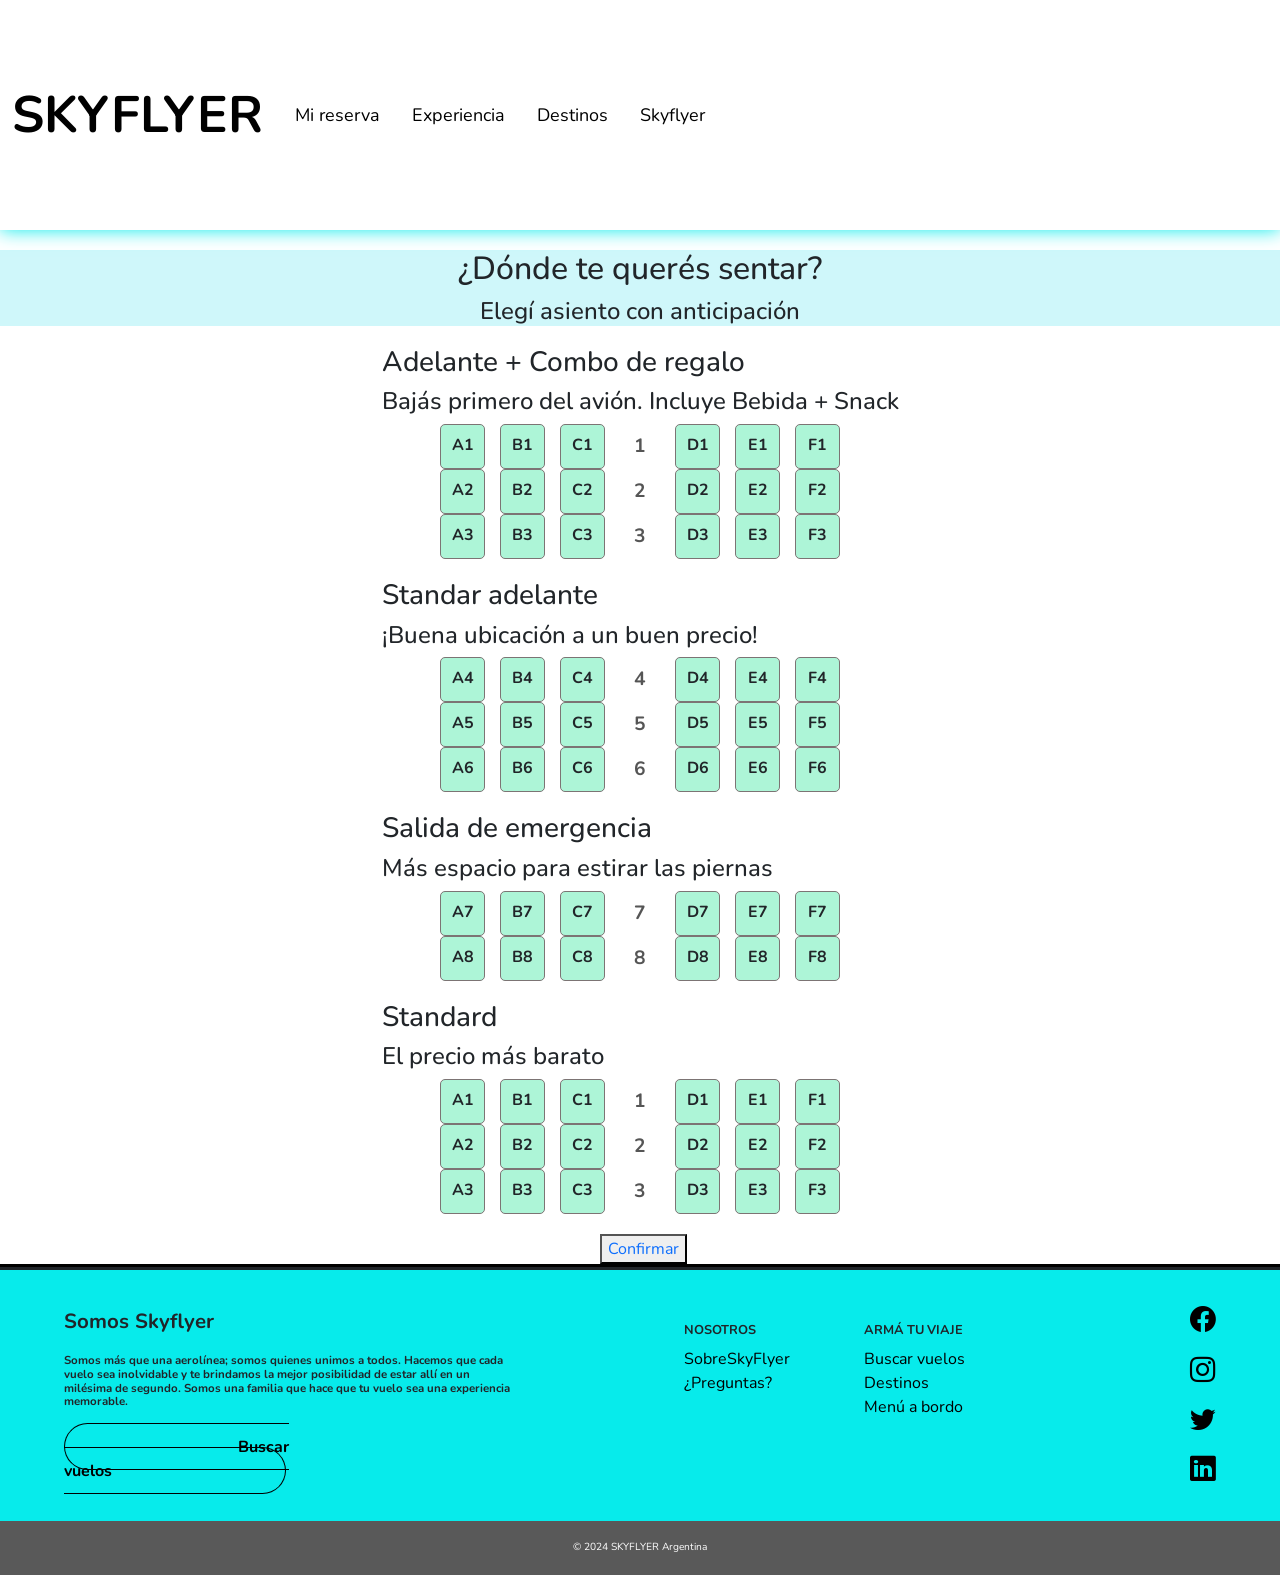
<file: SkyFlyer/assets/pages/Asientos.html>
<!DOCTYPE html>
<html lang="en">
<head>
    <meta charset="UTF-8">
    <meta name="viewport" content="width=device-width, initial-scale=1.0">
    <title>Asientos</title>
    <link rel="shortcut icon" href="../img/SKYFLYER.png" type="image/x-icon">
    <link href="https://fonts.googleapis.com/css2?family=Nunito:ital,wght@0,200..1000;1,200..1000&display=swap" rel="stylesheet">
    <link rel="stylesheet" href="https://cdnjs.cloudflare.com/ajax/libs/font-awesome/5.15.3/css/all.min.css">
    <link href="https://fonts.googleapis.com/css2?family=Roboto:wght@400;500;700&display=swap" rel="stylesheet">
    <link href="https://cdn.jsdelivr.net/npm/bootstrap@5.3.3/dist/css/bootstrap.min.css" rel="stylesheet" integrity="sha384-QWTKZyjpPEjISv5WaRU9OFeRpok6YctnYmDr5pNlyT2bRjXh0JMhjY6hW+ALEwIH" crossorigin="anonymous">
    <link rel="stylesheet" href="https://cdn.jsdelivr.net/npm/bootstrap-icons@1.8.1/font/bootstrap-icons.css">
    <link rel="stylesheet" href="../css/estiloAsientos.css" type="text/css">
</head>
<body id="cuerpo">
    <!-- Este es el encabezado del sitio -->
    <header>
        <!-- fixed-top -->
        <nav id="navegador" class="navbar navbar-expand-lg">
            <div class="container-fluid">
                <a id="navNombre" class="navbar-brand" href="../../index.html">SKYFLYER</a>
                <div class="offcanvas offcanvas-end" tabindex="-1" id="offcanvasNavbar" aria-labelledby="offcanvas NavbarLabel">
                    <div class="offcanvas-header">
                        <h3>Menú</h3>
                        <button id="botonCerrarMenu" type="button" class="btn-close" data-bs-dismiss="offcanvas" aria-label="Close"></button>
                    </div>
                    <div class="offcanvas-body">
                        <ul class="navbar-nav justify-content-center pe-3">
                            <li class="nav-item">
                                <a class="nav-link mx-lg-2" aria-current="page" href="../../index.html">Mi reserva</a>
                            </li>
                            <li class="nav-item">
                                <a class="nav-link mx-lg-2" aria-current="page" href="../../index.html">Experiencia</a>
                            </li>
                            <li class="nav-item">
                                <a class="nav-link mx-lg-2" aria-current="page" href="../../index.html">Destinos</a>
                            </li>
                            <li class="nav-item">
                                <a class="nav-link mx-lg-2" aria-current="page" href="../../index.html">Skyflyer</a>
                            </li>
                        </ul>
                    </div> 
                </div>
                
            </div>
        </nav>
    </header>
    <div class="Titulo-Asientos">
        <h2>¿Dónde te querés sentar?</h2>
        <h4>Elegí asiento con anticipación</h4>
    </div>
    <div class="Container-Asientos">
        <div class="asientos">
            <div class="Asientos-Adelante">
                <div class="asientos-texto">
                     <h3>Adelante + Combo de regalo</h3>
                     <h4>Bajás primero del avión. Incluye Bebida + Snack</h4>
                </div>
                 <!-- Primera Fila -->
                 <div class="fila-asientos">
                    <div class="seat">A1</div>
                    <div class="seat">B1</div>
                    <div class="seat">C1</div>
                    <div class="pasillo">1</div>
                    <div class="seat">D1</div>
                    <div class="seat">E1</div>
                    <div class="seat">F1</div>
                </div>

                <!-- Segunda Fila -->
                <div class="fila-asientos">
                    <div class="seat">A2</div>
                    <div class="seat">B2</div>
                    <div class="seat">C2</div>
                    <div class="pasillo">2</div>
                    <div class="seat">D2</div>
                    <div class="seat">E2</div>
                    <div class="seat">F2</div>
                </div>

                <!-- Tercera Fila -->
                <div class="fila-asientos">
                    <div class="seat">A3</div>
                    <div class="seat">B3</div>
                    <div class="seat">C3</div>
                    <div class="pasillo">3</div>
                    <div class="seat">D3</div>
                    <div class="seat">E3</div>
                    <div class="seat">F3</div>
                </div>
            </div>
            <div class="Standard-adelante">
                <div class="asientos-texto">
                    <h3>Standar adelante</h3>
                    <h4>¡Buena ubicación a un buen precio!</h4>
                </div>
                    <!-- Cuarta Fila -->
                    <div class="fila-asientos">
                        <div class="seat">A4</div>
                        <div class="seat">B4</div>
                        <div class="seat">C4</div>
                        <div class="pasillo">4</div>
                        <div class="seat">D4</div>
                        <div class="seat">E4</div>
                        <div class="seat">F4</div>
                    </div>

                    <!-- Quinta Fila -->
                    <div class="fila-asientos">
                        <div class="seat">A5</div>
                        <div class="seat">B5</div>
                        <div class="seat">C5</div>
                        <div class="pasillo">5</div>
                        <div class="seat">D5</div>
                        <div class="seat">E5</div>
                        <div class="seat">F5</div>
                    </div>

                    <!-- Sexta Fila -->
                    <div class="fila-asientos">
                        <div class="seat">A6</div>
                        <div class="seat">B6</div>
                        <div class="seat">C6</div>
                        <div class="pasillo">6</div>
                        <div class="seat">D6</div>
                        <div class="seat">E6</div>
                        <div class="seat">F6</div>
                    </div>
            </div>
            <div class="Salida-Emergencia">
                <div class="asientos-texto">
                    <h3>Salida de emergencia</h3>
                    <h4>Más espacio para estirar las piernas</h4>
                </div>
                  <!-- Primera Fila -->
                  <div class="fila-asientos">
                    <div class="seat">A7</div>
                    <div class="seat">B7</div>
                    <div class="seat">C7</div>
                    <div class="pasillo">7</div>
                    <div class="seat">D7</div>
                    <div class="seat">E7</div>
                    <div class="seat">F7</div>
                </div>

                <!-- Segunda Fila -->
                <div class="fila-asientos">
                    <div class="seat">A8</div>
                    <div class="seat">B8</div>
                    <div class="seat">C8</div>
                    <div class="pasillo">8</div>
                    <div class="seat">D8</div>
                    <div class="seat">E8</div>
                    <div class="seat">F8</div>
                </div>

            </div>
            <div class="Standard">
                <div class="asientos-texto">
                    <h3>Standard</h3>
                    <h4>El precio más barato</h4>
                </div>
                    <!-- Primera Fila -->
                  <div class="fila-asientos">
                    <div class="seat">A1</div>
                    <div class="seat">B1</div>
                    <div class="seat">C1</div>
                    <div class="pasillo">1</div>
                    <div class="seat">D1</div>
                    <div class="seat">E1</div>
                    <div class="seat">F1</div>
                </div>

                <!-- Segunda Fila -->
                <div class="fila-asientos">
                    <div class="seat">A2</div>
                    <div class="seat">B2</div>
                    <div class="seat">C2</div>
                    <div class="pasillo">2</div>
                    <div class="seat">D2</div>
                    <div class="seat">E2</div>
                    <div class="seat">F2</div>
                </div>

                <!-- Tercera Fila -->
                <div class="fila-asientos">
                    <div class="seat">A3</div>
                    <div class="seat">B3</div>
                    <div class="seat">C3</div>
                    <div class="pasillo">3</div>
                    <div class="seat">D3</div>
                    <div class="seat">E3</div>
                    <div class="seat">F3</div>
                </div>
            </div>
        </div>
    </div>
    <div>
        <button class="btnConfirmar"><a href="../pages/PasajerosDatos.html">Confirmar</a></button>
    </div>
</body>
 <!-- Este es el pie de pagina -->
<footer>
    <div class="contenedorInformacionRedes">
            <div class="informacion">
                <div class="descripcion">
                    <h1>Somos Skyflyer</h1>
                    <h2>Somos más que una aerolínea; somos quienes unimos a todos. Hacemos que cada vuelo sea inolvidable y te brindamos la mejor posibilidad de estar allí en un milésima de segundo. Somos una familia que hace que tu vuelo sea una experiencia memorable.</h2>
                    <a href="../pages/EFecha.html" class="vuelos-button">Buscar vuelos</a>
                </div>
                <div class="enlaces">
                    <section>
                        <h2>NOSOTROS</h2>
                        <ul>
                            <li>
                                <a href="">SobreSkyFlyer</a>
                            </li>
                            <li>
                                <a href="">¿Preguntas?</a>
                            </li>
                        </ul>
                    </section>

                    <section>
                        <h2>ARMÁ TU VIAJE</h2>
                        <ul>
                            <li>
                                <a href="">Buscar vuelos</a>
                            </li>
                            <li>
                                <a href="">Destinos</a>
                            </li>
                            <li>
                                <a href="">Menú a bordo</a>
                            </li>
                        </ul>
                    </section>
                </div>

                <div class="redes">
                    <div class="iconos">
                        <a href="https://www.facebook.com/"><i class="bi bi-facebook"></i></a>
                        <a href="https://www.instagram.com/"><i class="bi bi-instagram"></i></a>
                        <a href="https://twitter.com/?lang=es"><i class="bi bi-twitter"></i></a>
                        <a href="https://ar.linkedin.com/"><i class="bi bi-linkedin"></i></a>
                    </div>
                </div>
            </div>
    </div>
    <p>&copy 2024  SKYFLYER Argentina</p>        
</footer>

<script src="https://cdn.jsdelivr.net/npm/bootstrap@5.3.3/dist/js/bootstrap.bundle.min.js" integrity="sha384-YvpcrYf0tY3lHB60NNkmXc5s9fDVZLESaAA55NDzOxhy9GkcIdslK1eN7N6jIeHz" crossorigin="anonymous"></script>

</html>
</file>
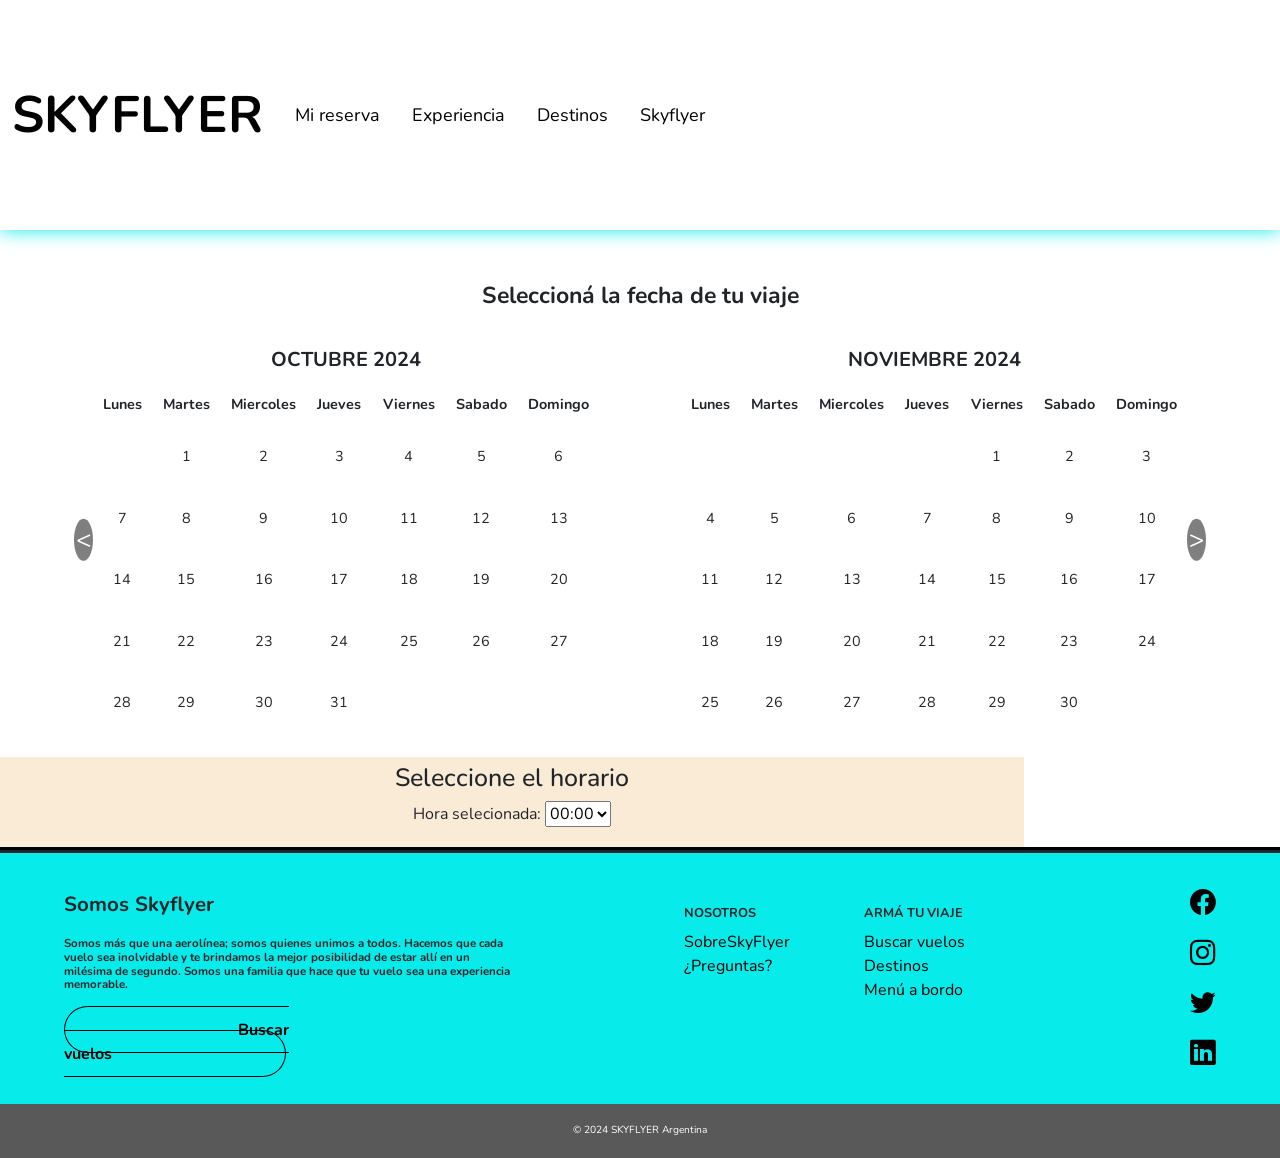
<file: SkyFlyer/assets/pages/EFecha.html>
<!DOCTYPE html>
<html lang="en">
<head>
    <meta charset="UTF-8">
    <meta http-equiv="X-UA-Compatible" content="IE=edge">
    <meta name="viewport" content="width=device-width, initial-scale=1.0">
    <link href="https://fonts.googleapis.com/css2?family=Nunito:ital,wght@0,200..1000;1,200..1000&display=swap" rel="stylesheet">
    <title>Elegir fecha</title>
    <link rel="shortcut icon" href="../img/SKYFLYER.png" type="image/x-icon">
    <link rel="stylesheet" href="https://cdnjs.cloudflare.com/ajax/libs/font-awesome/5.15.3/css/all.min.css">
    <link href="https://fonts.googleapis.com/css2?family=Roboto:wght@400;500;700&display=swap" rel="stylesheet">
    <link href="https://cdn.jsdelivr.net/npm/bootstrap@5.3.3/dist/css/bootstrap.min.css" rel="stylesheet" integrity="sha384-QWTKZyjpPEjISv5WaRU9OFeRpok6YctnYmDr5pNlyT2bRjXh0JMhjY6hW+ALEwIH" crossorigin="anonymous">
    <link rel="stylesheet" href="https://cdn.jsdelivr.net/npm/bootstrap-icons@1.8.1/font/bootstrap-icons.css">
    <link rel="stylesheet" href="../css/estiloEFecha.css" type="text/css">
</head>
<body id="cuerpo">
    <!-- Este es el encabezado del sitio -->
    <header>
        <!-- fixed-top -->
        <nav id="navegador" class="navbar navbar-expand-lg">
            <div class="container-fluid">
                <a id="navNombre" class="navbar-brand" href="../../index.html">SKYFLYER</a>
                <div class="offcanvas offcanvas-end" tabindex="-1" id="offcanvasNavbar" aria-labelledby="offcanvas NavbarLabel">
                    <div class="offcanvas-header">
                        <h3>Menú</h3>
                        <button id="botonCerrarMenu" type="button" class="btn-close" data-bs-dismiss="offcanvas" aria-label="Close"></button>
                    </div>
                    <div class="offcanvas-body">
                        <ul class="navbar-nav justify-content-center pe-3">
                            <li class="nav-item">
                                <a class="nav-link mx-lg-2" aria-current="page" href="../../index.html">Mi reserva</a>
                            </li>
                            <li class="nav-item">
                                <a class="nav-link mx-lg-2" aria-current="page" href="../../index.html">Experiencia</a>
                            </li>
                            <li class="nav-item">
                                <a class="nav-link mx-lg-2" aria-current="page" href="../../index.html">Destinos</a>
                            </li>
                            <li class="nav-item">
                                <a class="nav-link mx-lg-2" aria-current="page" href="../../index.html">Skyflyer</a>
                            </li>
                        </ul>
                    </div> 
                </div>
                
            </div>
        </nav>
    </header>


    <!-- Esta es la parte principal del sitio -->
    <main>
        <!-- En esta parte van los meses-->
        <div class="contenedorCarousel">
            <h4>Seleccioná la fecha de tu viaje</h4>
            <div class="carousel">
                <!-- Contenedor para los primeros dos meses (octubre y noviembre) -->
                <div class="carousel-item" id="calendarios1">
                    <div class="row">
                        <div class="col-md-6"><h3>OCTUBRE 2024</h3><div id="calendario1"></div></div>
                        <div class="col-md-6"><h3>NOVIEMBRE 2024</h3><div id="calendario2"></div></div>
                    </div>
                </div>
                <!-- Contenedor para los siguientes dos meses (noviembre y diciembre) -->
                <div class="carousel-item" id="calendarios2">
                    <div class="row">
                        <div class="col-md-6"><h3>DICIEMBRE 2024</h3><div id="calendario3"></div></div>
                        <div class="col-md-6"><h3>ENERO 2025</h3><div id="calendario4"></div></div>
                    </div>
                </div>

                <div class="carousel-nav">
                    <button onclick="moverCarrusel(1)">&lt;</button>
                    <button onclick="moverCarrusel(1)">&gt;</button>
                </div>
            </div>
        </div>
        <!--En esta parte partq va los horarios:-->
        <div class="ContenedorHorario">
           <h4>Seleccione el horario</h4>
           
            <div class="horario">
                <label for="hora">Hora selecionada:</label>
                <select id="hora" name="hora">
                    <!-- Aquí se insertarán las horas dinámicamente -->
                </select>
        </div>
    </main>
    
    <!-- Este es el pie de pagina -->
    <footer>
        <div class="contenedorInformacionRedes">
                <div class="informacion">
                    <div class="descripcion">
                        <h1>Somos Skyflyer</h1>
                        <h2>Somos más que una aerolínea; somos quienes unimos a todos. Hacemos que cada vuelo sea inolvidable y te brindamos la mejor posibilidad de estar allí en un milésima de segundo. Somos una familia que hace que tu vuelo sea una experiencia memorable.</h2>
                        <a href="./assets/pages/EFecha.html" class="vuelos-button">Buscar vuelos</a>
                    </div>
                    <div class="enlaces">
                        <section>
                            <h2>NOSOTROS</h2>
                            <ul>
                                <li>
                                    <a href="">SobreSkyFlyer</a>
                                </li>
                                <li>
                                    <a href="">¿Preguntas?</a>
                                </li>
                            </ul>
                        </section>
    
                        <section>
                            <h2>ARMÁ TU VIAJE</h2>
                            <ul>
                                <li>
                                    <a href="">Buscar vuelos</a>
                                </li>
                                <li>
                                    <a href="">Destinos</a>
                                </li>
                                <li>
                                    <a href="">Menú a bordo</a>
                                </li>
                            </ul>
                        </section>
                    </div>

                    <div class="redes">
                        <div class="iconos">
                            <a href="https://www.facebook.com/"><i class="bi bi-facebook"></i></a>
                            <a href="https://www.instagram.com/"><i class="bi bi-instagram"></i></a>
                            <a href="https://twitter.com/?lang=es"><i class="bi bi-twitter"></i></a>
                            <a href="https://ar.linkedin.com/"><i class="bi bi-linkedin"></i></a>
                        </div>
                    </div>
                </div>
        </div>

        <p>&copy 2024  SKYFLYER Argentina</p>        
    </footer>
    
    <script src="https://cdn.jsdelivr.net/npm/bootstrap@5.3.3/dist/js/bootstrap.bundle.min.js" integrity="sha384-YvpcrYf0tY3lHB60NNkmXc5s9fDVZLESaAA55NDzOxhy9GkcIdslK1eN7N6jIeHz" crossorigin="anonymous"></script>
    <script src="../js/fecha.js"></script>
</body>
</html>
</file>
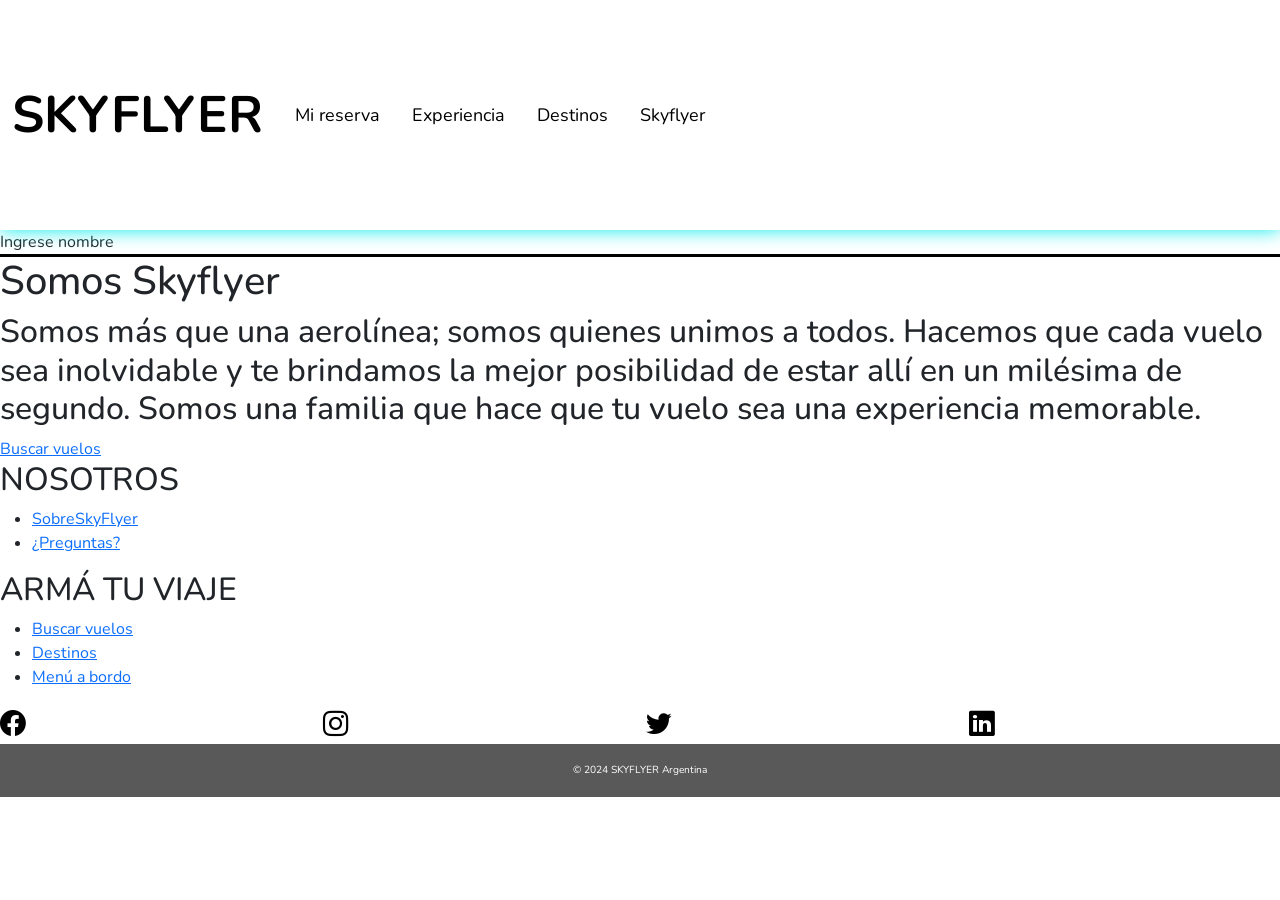
<file: SkyFlyer/assets/pages/PasajerosDatos.html>
<!DOCTYPE html>
<html lang="en">
<head>
    <meta charset="UTF-8">
    <meta name="viewport" content="width=device-width, initial-scale=1.0">
    <title>Datos Pasajeros</title>
    <link rel="shortcut icon" href="../img/SKYFLYER.png" type="image/x-icon">
    <link href="https://fonts.googleapis.com/css2?family=Nunito:ital,wght@0,200..1000;1,200..1000&display=swap" rel="stylesheet">
    <link rel="stylesheet" href="https://cdnjs.cloudflare.com/ajax/libs/font-awesome/5.15.3/css/all.min.css">
    <link href="https://fonts.googleapis.com/css2?family=Roboto:wght@400;500;700&display=swap" rel="stylesheet">
    <link href="https://cdn.jsdelivr.net/npm/bootstrap@5.3.3/dist/css/bootstrap.min.css" rel="stylesheet" integrity="sha384-QWTKZyjpPEjISv5WaRU9OFeRpok6YctnYmDr5pNlyT2bRjXh0JMhjY6hW+ALEwIH" crossorigin="anonymous">
    <link rel="stylesheet" href="https://cdn.jsdelivr.net/npm/bootstrap-icons@1.8.1/font/bootstrap-icons.css">
    <link rel="stylesheet" href="../css/estiloDatos.css">
</head>
<body id="cuerpo">
    <!-- Este es el encabezado del sitio -->
    <header>
        <!-- fixed-top -->
        <nav id="navegador" class="navbar navbar-expand-lg">
            <div class="container-fluid">
                <a id="navNombre" class="navbar-brand" href="../../index.html">SKYFLYER</a>
                <div class="offcanvas offcanvas-end" tabindex="-1" id="offcanvasNavbar" aria-labelledby="offcanvas NavbarLabel">
                    <div class="offcanvas-header">
                        <h3>Menú</h3>
                        <button id="botonCerrarMenu" type="button" class="btn-close" data-bs-dismiss="offcanvas" aria-label="Close"></button>
                    </div>
                    <div class="offcanvas-body">
                        <ul class="navbar-nav justify-content-center pe-3">
                            <li class="nav-item">
                                <a class="nav-link mx-lg-2" aria-current="page" href="../../index.html">Mi reserva</a>
                            </li>
                            <li class="nav-item">
                                <a class="nav-link mx-lg-2" aria-current="page" href="../../index.html">Experiencia</a>
                            </li>
                            <li class="nav-item">
                                <a class="nav-link mx-lg-2" aria-current="page" href="../../index.html">Destinos</a>
                            </li>
                            <li class="nav-item">
                                <a class="nav-link mx-lg-2" aria-current="page" href="../../index.html">Skyflyer</a>
                            </li>
                        </ul>
                    </div> 
                </div>
            </div>
        </nav>
    </header>
<main>
    <div class="container_Datos">
        <form action="">
            <label for="name">Ingrese nombre</label>
        </form>
    </div>
</main>
    <!-- Este es el pie de pagina -->
    <footer>
        <div class="contenedorInformacionRedes">
                <div class="informacion">
                    <div class="descripcion">
                        <h1>Somos Skyflyer</h1>
                        <h2>Somos más que una aerolínea; somos quienes unimos a todos. Hacemos que cada vuelo sea inolvidable y te brindamos la mejor posibilidad de estar allí en un milésima de segundo. Somos una familia que hace que tu vuelo sea una experiencia memorable.</h2>
                        <a href="../pages/Asientos.html" class="vuelos-button">Buscar vuelos</a>
                    </div>
                    <div class="enlaces">
                        <section>
                            <h2>NOSOTROS</h2>
                            <ul>
                                <li>
                                    <a href="">SobreSkyFlyer</a>
                                </li>
                                <li>
                                    <a href="">¿Preguntas?</a>
                                </li>
                            </ul>
                        </section>
    
                        <section>
                            <h2>ARMÁ TU VIAJE</h2>
                            <ul>
                                <li>
                                    <a href="">Buscar vuelos</a>
                                </li>
                                <li>
                                    <a href="">Destinos</a>
                                </li>
                                <li>
                                    <a href="">Menú a bordo</a>
                                </li>
                            </ul>
                        </section>
                    </div>

                    <div class="redes">
                        <div class="iconos">
                            <a href="https://www.facebook.com/"><i class="bi bi-facebook"></i></a>
                            <a href="https://www.instagram.com/"><i class="bi bi-instagram"></i></a>
                            <a href="https://twitter.com/?lang=es"><i class="bi bi-twitter"></i></a>
                            <a href="https://ar.linkedin.com/"><i class="bi bi-linkedin"></i></a>
                        </div>
                    </div>
                </div>
        </div>

        <p>&copy 2024  SKYFLYER Argentina</p>        
    </footer>
    
    <script src="https://cdn.jsdelivr.net/npm/bootstrap@5.3.3/dist/js/bootstrap.bundle.min.js" integrity="sha384-YvpcrYf0tY3lHB60NNkmXc5s9fDVZLESaAA55NDzOxhy9GkcIdslK1eN7N6jIeHz" crossorigin="anonymous"></script>
    
</body>
</html>
</file>
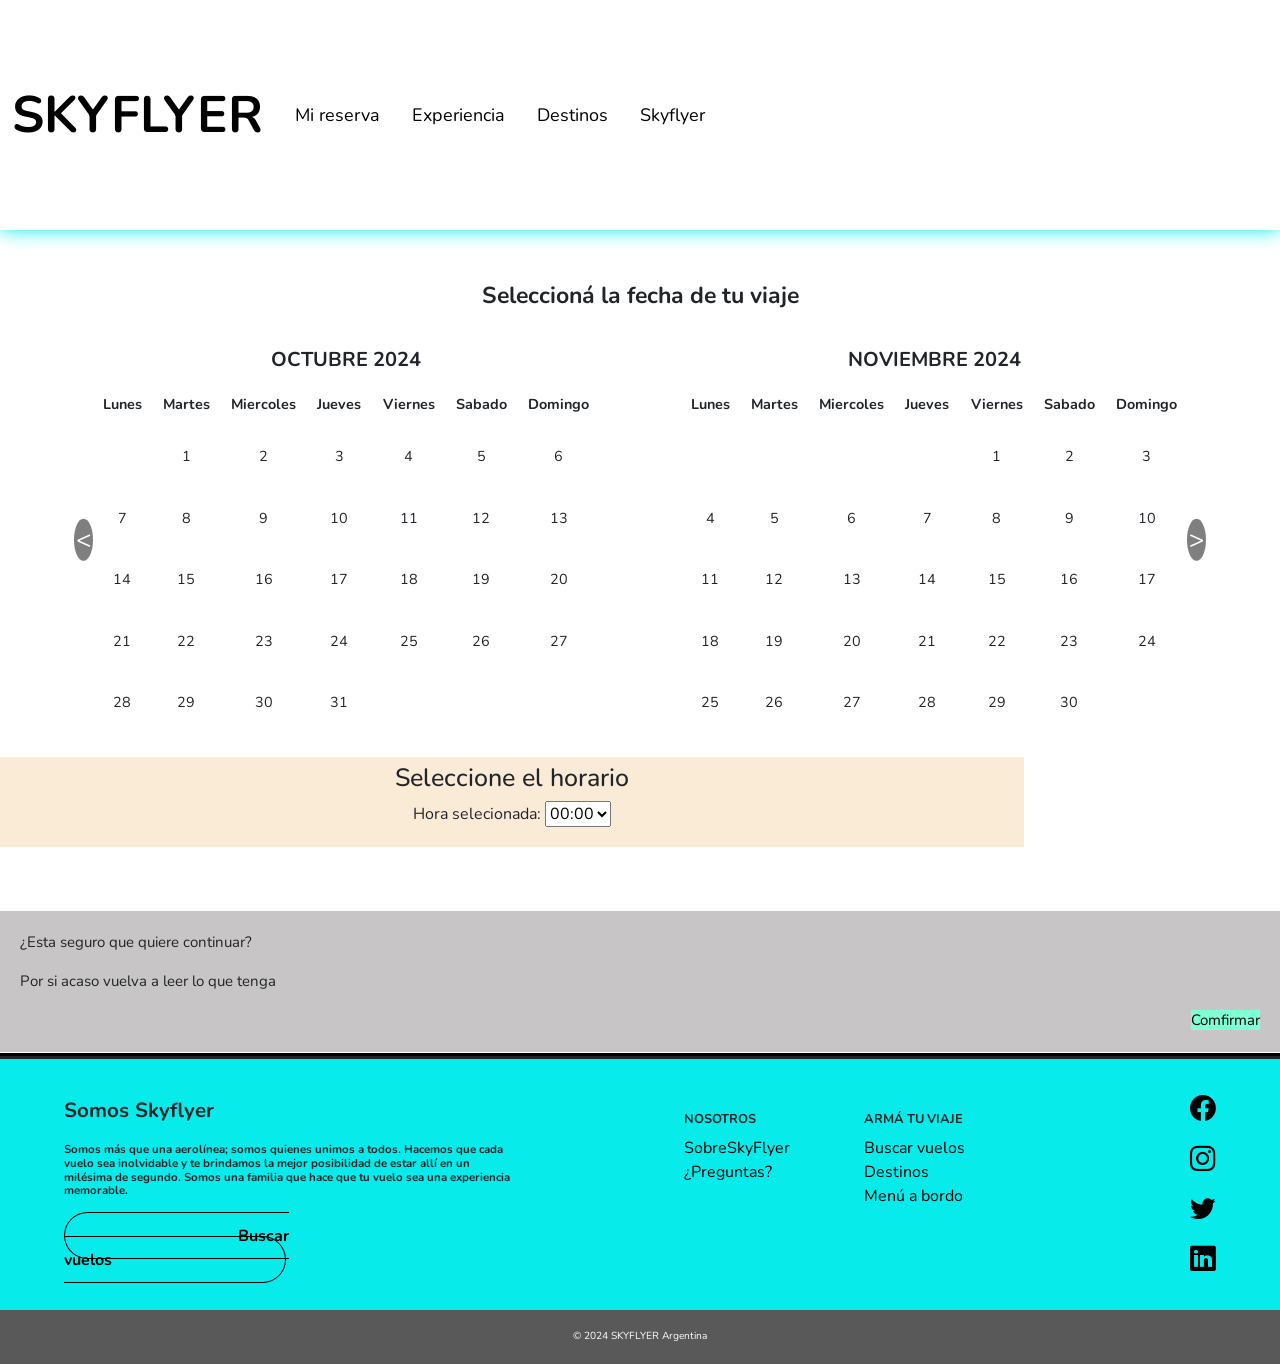
<file: SkyFlyer/SkyFlyer/assets/pages/EFecha.html>
<!DOCTYPE html>
<html lang="en">
<head>
    <meta charset="UTF-8">
    <meta http-equiv="X-UA-Compatible" content="IE=edge">
    <meta name="viewport" content="width=device-width, initial-scale=1.0">
    <link href="https://fonts.googleapis.com/css2?family=Nunito:ital,wght@0,200..1000;1,200..1000&display=swap" rel="stylesheet">
    <title>Elegir fecha</title>
    <link rel="shortcut icon" href="../img/SKYFLYER.png" type="image/x-icon">
    <link rel="stylesheet" href="https://cdnjs.cloudflare.com/ajax/libs/font-awesome/5.15.3/css/all.min.css">
    <link href="https://fonts.googleapis.com/css2?family=Roboto:wght@400;500;700&display=swap" rel="stylesheet">
    <link href="https://cdn.jsdelivr.net/npm/bootstrap@5.3.3/dist/css/bootstrap.min.css" rel="stylesheet" integrity="sha384-QWTKZyjpPEjISv5WaRU9OFeRpok6YctnYmDr5pNlyT2bRjXh0JMhjY6hW+ALEwIH" crossorigin="anonymous">
    <link rel="stylesheet" href="https://cdn.jsdelivr.net/npm/bootstrap-icons@1.8.1/font/bootstrap-icons.css">
    <link rel="stylesheet" href="../css/estiloEFecha.css" type="text/css">
</head>
<body id="cuerpo">
    <!-- Este es el encabezado del sitio -->
    <header>
        <!-- fixed-top -->
        <nav id="navegador" class="navbar navbar-expand-lg">
            <div class="container-fluid">
                <a id="navNombre" class="navbar-brand" href="../../index.html">SKYFLYER</a>
                <div class="offcanvas offcanvas-end" tabindex="-1" id="offcanvasNavbar" aria-labelledby="offcanvas NavbarLabel">
                    <div class="offcanvas-header">
                        <h3>Menú</h3>
                        <button id="botonCerrarMenu" type="button" class="btn-close" data-bs-dismiss="offcanvas" aria-label="Close"></button>
                    </div>
                    <div class="offcanvas-body">
                        <ul class="navbar-nav justify-content-center pe-3">
                            <li class="nav-item">
                                <a class="nav-link mx-lg-2" aria-current="page" href="../../index.html">Mi reserva</a>
                            </li>
                            <li class="nav-item">
                                <a class="nav-link mx-lg-2" aria-current="page" href="../../index.html">Experiencia</a>
                            </li>
                            <li class="nav-item">
                                <a class="nav-link mx-lg-2" aria-current="page" href="../../index.html">Destinos</a>
                            </li>
                            <li class="nav-item">
                                <a class="nav-link mx-lg-2" aria-current="page" href="../../index.html">Skyflyer</a>
                            </li>
                        </ul>
                    </div> 
                </div>
                
            </div>
        </nav>
    </header>


    <!-- Esta es la parte principal del sitio -->
    <main>
        <!-- En esta parte van los meses-->
        <div class="contenedorCarousel">
            <h4>Seleccioná la fecha de tu viaje</h4>
            <div class="carousel">
                <!-- Contenedor para los primeros dos meses (octubre y noviembre) -->
                <div class="carousel-item" id="calendarios1">
                    <div class="row">
                        <div class="col-md-6"><h3>OCTUBRE 2024</h3><div id="calendario1"></div></div>
                        <div class="col-md-6"><h3>NOVIEMBRE 2024</h3><div id="calendario2"></div></div>
                    </div>
                </div>
                <!-- Contenedor para los siguientes dos meses (noviembre y diciembre) -->
                <div class="carousel-item" id="calendarios2">
                    <div class="row">
                        <div class="col-md-6"><h3>DICIEMBRE 2024</h3><div id="calendario3"></div></div>
                        <div class="col-md-6"><h3>ENERO 2025</h3><div id="calendario4"></div></div>
                    </div>
                </div>

                <div class="carousel-nav">
                    <button onclick="moverCarrusel(1)">&lt;</button>
                    <button onclick="moverCarrusel(1)">&gt;</button>
                </div>
            </div>
        </div>
        <!--En esta parte partq va los horarios:-->
        <div class="ContenedorHorario">
                <h4>Seleccione el horario</h4>
            <div class="horario">
                <label for="hora">Hora selecionada:</label>
                <select id="hora" name="hora">
                    <!-- Aquí se insertarán las horas dinámicamente -->
                </select>
            </div>
        </div>
        <!--En esta parte va el boton continuar-->
        <div class="container-Continuar">
            <p>¿Esta seguro que quiere continuar?</p>
            <p>Por si acaso vuelva a leer lo que tenga</p>
                <a href="../pages/Asientos.html" class="Boton-Confirmar">Comfirmar</a>
        </div>
    </main>

    
    <!-- Este es el pie de pagina -->
    <footer>
        <div class="contenedorInformacionRedes">
                <div class="informacion">
                    <div class="descripcion">
                        <h1>Somos Skyflyer</h1>
                        <h2>Somos más que una aerolínea; somos quienes unimos a todos. Hacemos que cada vuelo sea inolvidable y te brindamos la mejor posibilidad de estar allí en un milésima de segundo. Somos una familia que hace que tu vuelo sea una experiencia memorable.</h2>
                        <a href="../../index.html" class="vuelos-button">Buscar vuelos</a>
                    </div>
                    <div class="enlaces">
                        <section>
                            <h2>NOSOTROS</h2>
                            <ul>
                                <li>
                                    <a href="">SobreSkyFlyer</a>
                                </li>
                                <li>
                                    <a href="">¿Preguntas?</a>
                                </li>
                            </ul>
                        </section>
    
                        <section>
                            <h2>ARMÁ TU VIAJE</h2>
                            <ul>
                                <li>
                                    <a href="">Buscar vuelos</a>
                                </li>
                                <li>
                                    <a href="">Destinos</a>
                                </li>
                                <li>
                                    <a href="">Menú a bordo</a>
                                </li>
                            </ul>
                        </section>
                    </div>

                    <div class="redes">
                        <div class="iconos">
                            <a href="https://www.facebook.com/"><i class="bi bi-facebook"></i></a>
                            <a href="https://www.instagram.com/"><i class="bi bi-instagram"></i></a>
                            <a href="https://twitter.com/?lang=es"><i class="bi bi-twitter"></i></a>
                            <a href="https://ar.linkedin.com/"><i class="bi bi-linkedin"></i></a>
                        </div>
                    </div>
                </div>
        </div>

        <p>&copy 2024  SKYFLYER Argentina</p>        
    </footer>
    
    <script src="https://cdn.jsdelivr.net/npm/bootstrap@5.3.3/dist/js/bootstrap.bundle.min.js" integrity="sha384-YvpcrYf0tY3lHB60NNkmXc5s9fDVZLESaAA55NDzOxhy9GkcIdslK1eN7N6jIeHz" crossorigin="anonymous"></script>
    <script src="../js/fecha.js"></script>
</body>
</html>
</file>
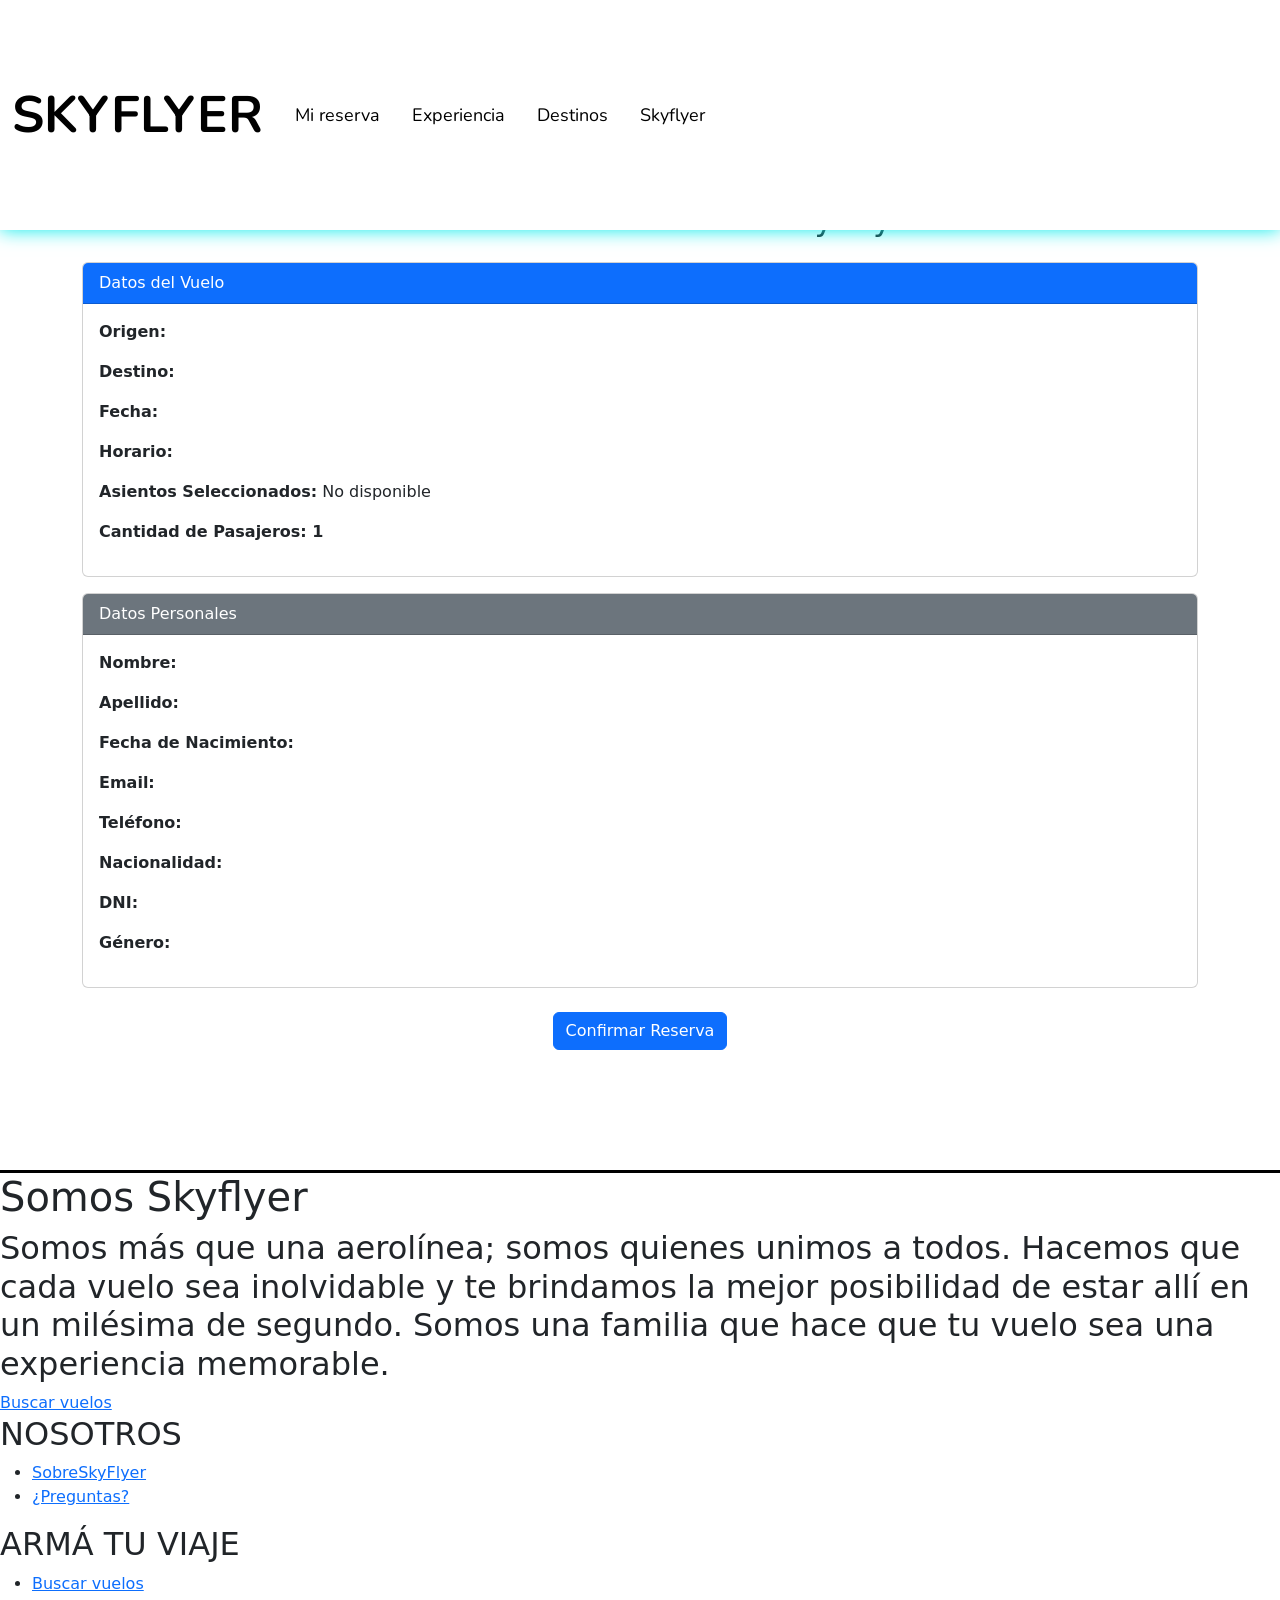
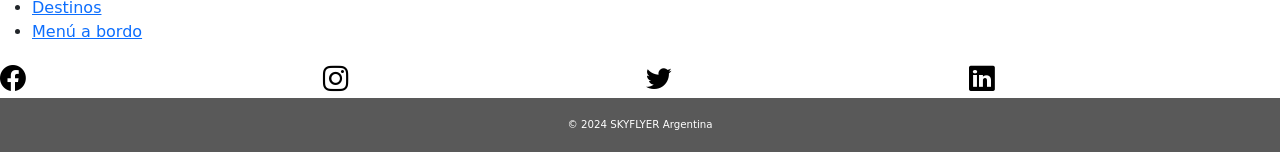
<file: SkyFlyer/SkyFlyer/assets/pages/MiVuelo.html>
<!DOCTYPE html>
<html lang="en">
<head>
    <meta charset="UTF-8">
    <meta name="viewport" content="width=device-width, initial-scale=1.0">
    <title>Resumen: MiVuelo</title>
    <link rel="shortcut icon" href="../img/SKYFLYER.png" type="image/x-icon">
    <link href="https://fonts.googleapis.com/css2?family=Nunito:ital,wght@0,200..1000;1,200..1000&display=swap" rel="stylesheet">
    <link rel="stylesheet" href="https://cdnjs.cloudflare.com/ajax/libs/font-awesome/5.15.3/css/all.min.css">
    <link href="https://fonts.googleapis.com/css2?family=Roboto:wght@400;500;700&display=swap" rel="stylesheet">
    <link href="https://cdn.jsdelivr.net/npm/bootstrap@5.3.3/dist/css/bootstrap.min.css" rel="stylesheet" integrity="sha384-QWTKZyjpPEjISv5WaRU9OFeRpok6YctnYmDr5pNlyT2bRjXh0JMhjY6hW+ALEwIH" crossorigin="anonymous">
    <link rel="stylesheet" href="https://cdn.jsdelivr.net/npm/bootstrap-icons@1.8.1/font/bootstrap-icons.css">
    <link rel="stylesheet" href="../css/estiloMivuelo.css" type="text/css">

</head>
<bodyid="cuerpo">
    <!-- Este es el encabezado del sitio -->
    <header>
        <!-- fixed-top -->
        <nav id="navegador" class="navbar navbar-expand-lg">
            <div class="container-fluid">
                <a id="navNombre" class="navbar-brand" href="../../index.html">SKYFLYER</a>
                <div class="offcanvas offcanvas-end" tabindex="-1" id="offcanvasNavbar" aria-labelledby="offcanvas NavbarLabel">
                    <div class="offcanvas-header">
                        <h3>Menú</h3>
                        <button id="botonCerrarMenu" type="button" class="btn-close" data-bs-dismiss="offcanvas" aria-label="Close"></button>
                    </div>
                    <div class="offcanvas-body">
                        <ul class="navbar-nav justify-content-center pe-3">
                            <li class="nav-item">
                                <a class="nav-link mx-lg-2" aria-current="page" href="../../index.html">Mi reserva</a>
                            </li>
                            <li class="nav-item">
                                <a class="nav-link mx-lg-2" aria-current="page" href="../../index.html">Experiencia</a>
                            </li>
                            <li class="nav-item">
                                <a class="nav-link mx-lg-2" aria-current="page" href="../../index.html">Destinos</a>
                            </li>
                            <li class="nav-item">
                                <a class="nav-link mx-lg-2" aria-current="page" href="../../index.html">Skyflyer</a>
                            </li>
                        </ul>
                    </div> 
                </div>
                
            </div>
        </nav>
    </header>
    <main class="container mt-5">

        <h2 class="text-center mb-4">Resumen de Mi Vuelo con Skyflayer</h2>
        
        <div class="card mb-3">
            <div class="card-header bg-primary text-white">Datos del Vuelo</div>
            <div class="card-body" id="pasajerosInfo">
          
              
                <p><strong>Origen:</strong> <span id="origen"></span></p>
                <p><strong>Destino:</strong> <span id="destino"></span></p>
                <p><strong>Fecha:</strong> <span id="fecha"></span></p>
                <p><strong>Horario:</strong> <span id="horario"></span></p>
                <p> <strong>Asientos Seleccionados:</strong> <span id="asientos">No disponible</span></p>
                <p><strong>Cantidad de Pasajeros: 1</strong> 
              


            </div>
        </div>
    
        <div class="card">
            <div class="card-header bg-secondary text-white">Datos Personales</div>
            <div class="card-body">
              
                <p><strong>Nombre:</strong> <span id="nombre"></span></p>
                <p><strong>Apellido:</strong> <span id="apellido"></span></p>
                <p><strong>Fecha de Nacimiento:</strong> <span id="fechaNacimiento"></span></p>
                <p><strong>Email:</strong> <span id="email"></span></p>
                <p><strong>Teléfono:</strong> <span id="telefono"></span></p>
                <p><strong>Nacionalidad:</strong> <span id="pais"></span></p>
                <p><strong>DNI:</strong> <span id="dni"></span></p>
                <p><strong>Género:</strong> <span id="genero"></span></p>
            </div>
        </div>
    
        <div class="text-center mt-4">
            <button  id="confirmarReserva" class="btn btn-primary" onclick="finalizarReserva()">Confirmar Reserva</button>
        </div>
 <br>
 <br>
 <br>
 <br>
  <br>
</main>
</body>
 <!-- Este es el pie de pagina -->
<footer>
    <div class="contenedorInformacionRedes">
            <div class="informacion">
                <div class="descripcion">
                    <h1>Somos Skyflyer</h1>
                    <h2>Somos más que una aerolínea; somos quienes unimos a todos. Hacemos que cada vuelo sea inolvidable y te brindamos la mejor posibilidad de estar allí en un milésima de segundo. Somos una familia que hace que tu vuelo sea una experiencia memorable.</h2>
                    <a href="../pages/EFecha.html" class="vuelos-button">Buscar vuelos</a>
                </div>
                <div class="enlaces">
                    <section>
                        <h2>NOSOTROS</h2>
                        <ul>
                            <li>
                                <a href="">SobreSkyFlyer</a>
                            </li>
                            <li>
                                <a href="">¿Preguntas?</a>
                            </li>
                        </ul>
                    </section>

                    <section>
                        <h2>ARMÁ TU VIAJE</h2>
                        <ul>
                            <li>
                                <a href="">Buscar vuelos</a>
                            </li>
                            <li>
                                <a href="">Destinos</a>
                            </li>
                            <li>
                                <a href="">Menú a bordo</a>
                            </li>
                        </ul>
                    </section>
                </div>

                <div class="redes">
                    <div class="iconos">
                        <a href="https://www.facebook.com/"><i class="bi bi-facebook"></i></a>
                        <a href="https://www.instagram.com/"><i class="bi bi-instagram"></i></a>
                        <a href="https://twitter.com/?lang=es"><i class="bi bi-twitter"></i></a>
                        <a href="https://ar.linkedin.com/"><i class="bi bi-linkedin"></i></a>
                    </div>
                </div>
            </div>
    </div>
    <p>&copy 2024  SKYFLYER Argentina</p>        
</footer>

<script src="https://cdn.jsdelivr.net/npm/bootstrap@5.3.3/dist/js/bootstrap.bundle.min.js" integrity="sha384-YvpcrYf0tY3lHB60NNkmXc5s9fDVZLESaAA55NDzOxhy9GkcIdslK1eN7N6jIeHz" crossorigin="anonymous"></script>
</html>
</file>
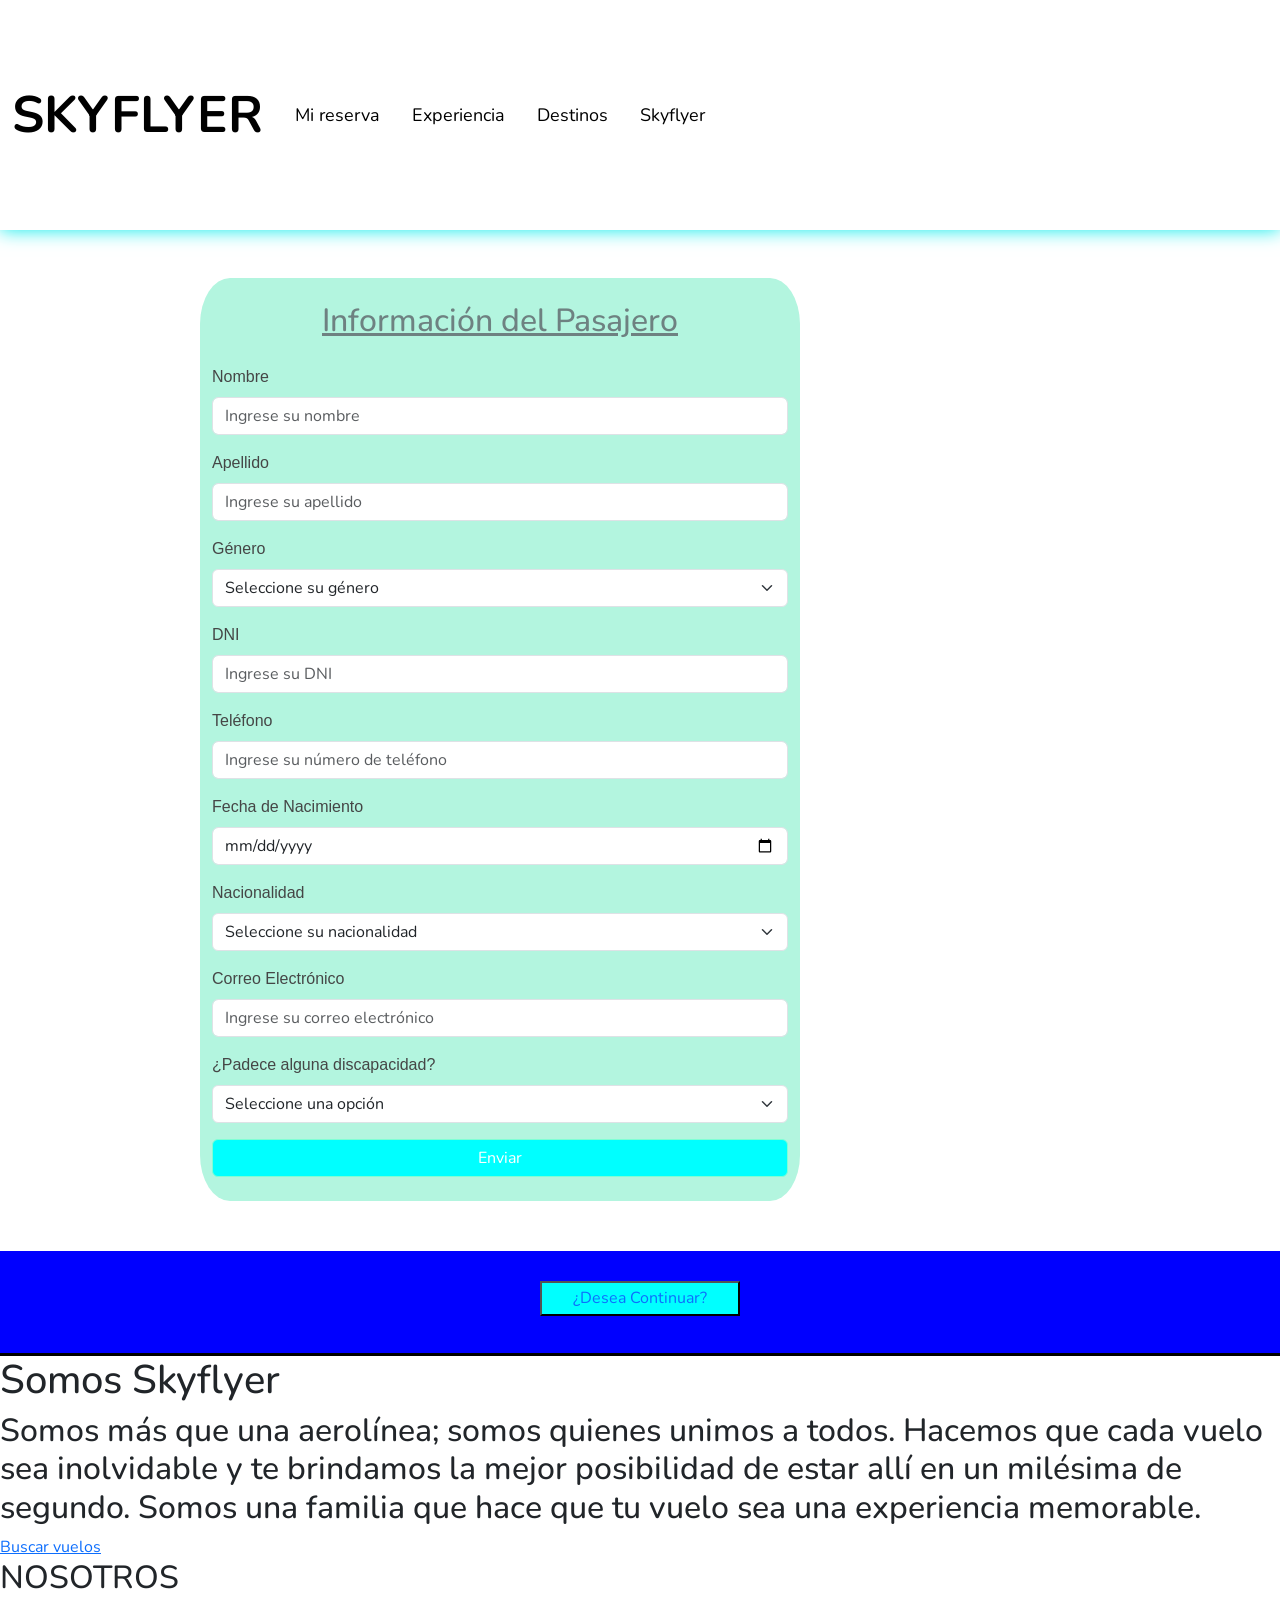
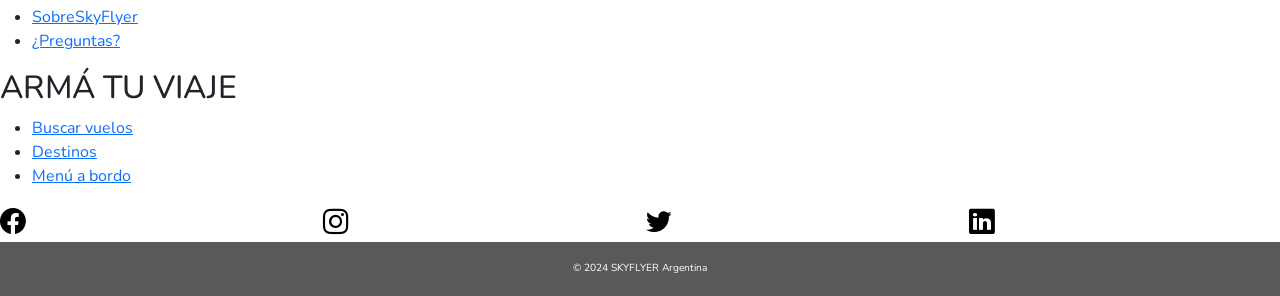
<file: SkyFlyer/SkyFlyer/assets/pages/PasajerosDatos.html>
<!DOCTYPE html>
<html lang="en">
<head>
    <meta charset="UTF-8">
    <meta name="viewport" content="width=device-width, initial-scale=1.0">
    <title>Datos Pasajeros</title>
    <link rel="shortcut icon" href="../img/SKYFLYER.png" type="image/x-icon">
    <link href="https://fonts.googleapis.com/css2?family=Nunito:ital,wght@0,200..1000;1,200..1000&display=swap" rel="stylesheet">
    <link rel="stylesheet" href="https://cdnjs.cloudflare.com/ajax/libs/font-awesome/5.15.3/css/all.min.css">
    <link href="https://fonts.googleapis.com/css2?family=Roboto:wght@400;500;700&display=swap" rel="stylesheet">
    <link href="https://cdn.jsdelivr.net/npm/bootstrap@5.3.3/dist/css/bootstrap.min.css" rel="stylesheet" integrity="sha384-QWTKZyjpPEjISv5WaRU9OFeRpok6YctnYmDr5pNlyT2bRjXh0JMhjY6hW+ALEwIH" crossorigin="anonymous">
    <link rel="stylesheet" href="https://cdn.jsdelivr.net/npm/bootstrap-icons@1.8.1/font/bootstrap-icons.css">
    <link rel="stylesheet" href="../css/estiloDatos.css">
</head>
<body id="cuerpo">
    <!-- Este es el encabezado del sitio -->
    <header>
        <!-- fixed-top -->
        <nav id="navegador" class="navbar navbar-expand-lg">
            <div class="container-fluid">
                <a id="navNombre" class="navbar-brand" href="../../index.html">SKYFLYER</a>
                <div class="offcanvas offcanvas-end" tabindex="-1" id="offcanvasNavbar" aria-labelledby="offcanvas NavbarLabel">
                    <div class="offcanvas-header">
                        <h3>Menú</h3>
                        <button id="botonCerrarMenu" type="button" class="btn-close" data-bs-dismiss="offcanvas" aria-label="Close"></button>
                    </div>
                    <div class="offcanvas-body">
                        <ul class="navbar-nav justify-content-center pe-3">
                            <li class="nav-item">
                                <a class="nav-link mx-lg-2" aria-current="page" href="../../index.html">Mi reserva</a>
                            </li>
                            <li class="nav-item">
                                <a class="nav-link mx-lg-2" aria-current="page" href="../../index.html">Experiencia</a>
                            </li>
                            <li class="nav-item">
                                <a class="nav-link mx-lg-2" aria-current="page" href="../../index.html">Destinos</a>
                            </li>
                            <li class="nav-item">
                                <a class="nav-link mx-lg-2" aria-current="page" href="../../index.html">Skyflyer</a>
                            </li>
                        </ul>
                    </div> 
                </div>
            </div>
        </nav>
    </header>
<main >
    <div class="container_Datos">
        <div class="container mt-5">
            <br>
            <h2 class="mb-4">Información del Pasajero</h2>
            <form>
                <!-- Nombre -->
                <div class="mb-3">
                    <label for="nombre" class="form-label">Nombre</label>
                    <input type="text" class="form-control" id="nombre" placeholder="Ingrese su nombre" required>
                </div>
    
                <!-- Apellido -->
                <div class="mb-3">
                    <label for="apellido" class="form-label">Apellido</label>
                    <input type="text" class="form-control" id="apellido" placeholder="Ingrese su apellido" required>
                </div>
    
                <!-- Género -->
                <div class="mb-3">
                    <label for="genero" class="form-label">Género</label>
                    <select class="form-select" id="genero" required>
                        <option value="" disabled selected>Seleccione su género</option>
                        <option value="masculino">Masculino</option>
                        <option value="femenino">Femenino</option>
                        <option value="otro">Otro</option>
                    </select>
                </div>
    
                <!-- DNI -->
                <div class="mb-3">
                    <label for="dni" class="form-label">DNI</label>
                    <input type="text" class="form-control" id="dni" placeholder="Ingrese su DNI" required>
                </div>
    
                <!-- Teléfono -->
                <div class="mb-3">
                    <label for="telefono" class="form-label">Teléfono</label>
                    <input type="tel" class="form-control" id="telefono" placeholder="Ingrese su número de teléfono" required>
                </div>
    
                <!-- Fecha de Nacimiento -->
                <div class="mb-3">
                    <label for="fechaNacimiento" class="form-label">Fecha de Nacimiento</label>
                    <input type="date" class="form-control" id="fechaNacimiento" required>
                </div>
    
                <!-- Nacionalidad -->
                <div class="mb-3">
                    <label for="nacionalidad" class="form-label">Nacionalidad</label>
                    <select class="form-select" id="nacionalidad" required>
                        <option value="" disabled selected>Seleccione su nacionalidad</option>
                        <option value="argentina">Argentina</option>
                        <option value="brasil">Brasil</option>
                        <option value="chile">Chile</option>
                        <option value="otros">Otros</option>
                    </select>
                </div>
    
                <!-- Email -->
                <div class="mb-3">
                    <label for="email" class="form-label">Correo Electrónico</label>
                    <input type="email" class="form-control" id="email" placeholder="Ingrese su correo electrónico" required>
                </div>
    
                <!-- Discapacidad -->
                <div class="mb-3">
                    <label for="discapacidad" class="form-label">¿Padece alguna discapacidad?</label>
                    <select class="form-select" id="discapacidad" required>
                        <option value="" disabled selected>Seleccione una opción</option>
                        <option value="si">Sí</option>
                        <option value="no">No</option>
                    </select>
                </div>
    
                <!-- Botón de Enviar -->
                <button type="submit" class="btn btn-primary">Enviar</button>
                <br><br>
            </form>
        </div>
    </div>
    <div class="botoncontinuar">
        <button><a href="../pages/MiVuelo.html">¿Desea Continuar?</a></button>
    </div>
</main>
    <!-- Este es el pie de pagina -->
    <footer>
        <div class="contenedorInformacionRedes">
                <div class="informacion">
                    <div class="descripcion">
                        <h1>Somos Skyflyer</h1>
                        <h2>Somos más que una aerolínea; somos quienes unimos a todos. Hacemos que cada vuelo sea inolvidable y te brindamos la mejor posibilidad de estar allí en un milésima de segundo. Somos una familia que hace que tu vuelo sea una experiencia memorable.</h2>
                        <a href="../pages/Asientos.html" class="vuelos-button">Buscar vuelos</a>
                    </div>
                    <div class="enlaces">
                        <section>
                            <h2>NOSOTROS</h2>
                            <ul>
                                <li>
                                    <a href="">SobreSkyFlyer</a>
                                </li>
                                <li>
                                    <a href="">¿Preguntas?</a>
                                </li>
                            </ul>
                        </section>
    
                        <section>
                            <h2>ARMÁ TU VIAJE</h2>
                            <ul>
                                <li>
                                    <a href="">Buscar vuelos</a>
                                </li>
                                <li>
                                    <a href="">Destinos</a>
                                </li>
                                <li>
                                    <a href="">Menú a bordo</a>
                                </li>
                            </ul>
                        </section>
                    </div>

                    <div class="redes">
                        <div class="iconos">
                            <a href="https://www.facebook.com/"><i class="bi bi-facebook"></i></a>
                            <a href="https://www.instagram.com/"><i class="bi bi-instagram"></i></a>
                            <a href="https://twitter.com/?lang=es"><i class="bi bi-twitter"></i></a>
                            <a href="https://ar.linkedin.com/"><i class="bi bi-linkedin"></i></a>
                        </div>
                    </div>
                </div>
        </div>

        <p>&copy 2024  SKYFLYER Argentina</p>        
    </footer>
    
    <script src="https://cdn.jsdelivr.net/npm/bootstrap@5.3.3/dist/js/bootstrap.bundle.min.js" integrity="sha384-YvpcrYf0tY3lHB60NNkmXc5s9fDVZLESaAA55NDzOxhy9GkcIdslK1eN7N6jIeHz" crossorigin="anonymous"></script>
    
</body>
</html>
</file>
<file: SkyFlyer/assets/css/estiloAsientos.css>
/*--- FORMATO MOBILE ---*/

/*CUERPO (BODY) de la pagina*/
#cuerpo{
    margin: 0;
    padding: 0;
    background-color: white;
    font-family: "Nunito", sans-serif;
    padding-top: 18vw;
}


/*ENCABEZADO*/
/* Encabezado (nav) */
#navegador{
    position: fixed;
    top: 0;
    width: 100%;
    height: 18vw; /* Puedes ajustar el tamaño según la vista */
    z-index: 1000; /* Asegúrate de que tenga un valor alto para que esté encima del contenido */
    background-color: white; /* Asegúrate de que tenga un fondo visible */
    box-shadow: 0 0 18px rgb(7, 235, 235); 
    font-family: "Nunito", sans-serif;
}

#navNombre{
    font-size: 4vw;
    font-weight: bold;
    color: black;
}

    
#botonAbrirMenu{
    border: none;
    font-size: 1.25rem;
}

#botonAbrirMenu:focus, #botonCerrarMenu:focus{
    box-shadow: none;
    outline: none;
}

.nav-link{
    position: relative;
}

/*                              etilos de asientos            */

 .Titulo-Asientos{
    text-align: center;
    margin-top: 20px;
    background-color: #cff7fa;
 }
 .Titulo-Asientos h2 h4{
    font-family:  "Nunito", sans-serif;
    
 }
 .Titulo-Asientos h4{
    font-family:  "Nunito", sans-serif;
 }
 .Titulo-Asientos h3{
    font-family:  "Nunito", sans-serif;
 }
 .Container-Asientos {
    display: flex;
    justify-content: center;
    align-items: center;
    flex-direction: column;
    margin: 20px;
}

.asientos {
    display: flex;
    flex-direction: column;
    gap: 20px;
}

.fila-asientos {
    display: flex;
    justify-content: center;
    align-items: center;
    gap: 15px;
}

.seat {
    background-color: #adf5d7;
    border: 1px solid #7c7474;
    width: 45px;
    height: 45px;
    text-align: center;
    line-height: 40px;
    font-weight: bold;
    cursor: pointer;
    transition: background-color 0.3s;
    border-radius: 5px;
    
}
.seat:hover {
    background-color: #4fa683;
}

.pasillo {
    font-weight: bold;
    color: #555;
    width: 40px;
    text-align: center;
    font-size: 1.2em;
}
 /*Boton confirmar estilo*/
 button{
    margin-left: 600px;
 }
  .btnConfirmar a{
    text-align: center;
    text-decoration: none;
  }

/*PIE DE PÁGINA*/
footer{
    background-color: rgb(255, 255, 255);
    border-top: solid black;
}

.contenedorInformacionRedes{
    display: flex;
    flex-direction: column;
    justify-content: center;
    align-items: center;
    border-top: solid;
    background-color: rgb(7, 235, 235);
}

.contenedorInformacionRedes .informacion{
    display: flex;
    justify-content: space-between;
    align-items: center;
    gap: 11.5vw;
    margin: 1vw 3vw;
}

.informacion .descripcion{
    padding: 2vw 2vw;
}

.informacion .descripcion .vuelos-button {
    border: 0.1vw black solid;
    padding: 0.9vw 13.5vw;
    border-radius: 50px;
    font-weight: bold;
    cursor: pointer;
    text-decoration: none;
    color: black;
    text-align: center;
    transition: 0.5s;
}
.informacion .descripcion .vuelos-button:hover {
    background-color:rgba(168, 247, 247, 0.884);
    transition: 0.3s;
}

.informacion .descripcion h1{
    font-size: 1.6vw;
    font-weight: bold;
    padding-bottom: 1vw;
}
.informacion .descripcion h2{
    font-size: 0.9vw;
    font-weight: bold;
    margin-bottom: 2vw;
}

.informacion .enlaces{
    display: flex;
    flex-direction: row;
    justify-content: center;
    align-items: center;
}

.informacion .enlaces section{
    width: 14vw;
    height: 15.3vw;
    padding: 2vw 0;
}

.informacion .enlaces section h2{
    font-size: 1vw;
    font-weight: bold;
    padding: 0;
}

.informacion .enlaces section ul{
    padding: 0;
}

.informacion .enlaces section ul li{
    list-style-type: none;
}
.informacion .enlaces section ul li a{
    text-decoration: none;
    color: black;
}
.informacion .enlaces section ul li a:hover{
    text-decoration: none;
    color: rgba(39, 125, 125, 0.884);
}


.informacion .redes{
    display: flex;
    justify-content: right;
    padding-right: 2vw;
}

.informacion .redes .iconos{
    display: grid;
    grid-template-rows: repeat(4, 1fr);
    grid-template-columns: 1fr;
    gap: 0.9vw;
}

.informacion .redes .iconos i{
    font-size: 2vw;
    color: black;
}

.informacion .redes .iconos a{
    border-radius: 50%;
    transition: transform 0.25s;
}
.informacion .redes .iconos a:hover{
    transform: scale(1.2);
}
footer p{
    background-color: rgb(89, 89, 89);
    text-align: center;
    color: white;
    font-size: 0.8vw;
    padding: 1.5vw;
    margin: 0;
}

/*--- FORMATO TABLET ---*/
@media screen and (min-width: 768px){
    /*ENCABEZADO*/
    #contenedorImagenLogo img{
        height: 20vw;
        padding-top: 3vw;
        padding-bottom: 3vw;
    }


    /*MAIN*/
    #presentacion{
        background-color: white;
        display: flex;
        flex-direction: column;
        align-items: center;
        padding-top: 30vw;
        padding-bottom: 60vw;
        height: 15vw;
    }
    

    /*PIE DE PÁGINA*/
    footer{
        background-color: rgb(255, 255, 255);
        border-top: solid black;
    }
    .contenedorDatosRedes{
        display: flex;
        flex-direction: row;
        justify-content: center;
        align-items: center;
    }
    .datosYredes{
        display: grid;
        grid-template-columns: repeat(2, 1fr);
        grid-template-rows: 1fr;
        gap: 20vw;
        justify-items: center;
        align-items: center;
        width: 80vw;
        padding: 4vw;
        margin-top: 15vw;
        margin-bottom: 15vw;
    }
    .datos h1{
        font-weight: bold;
        font-size: 3vw;
        padding-bottom: 3vw;
    }
    .datos h2{
        font-size: 2vw;
        margin: 0;
    }
    .redes h1{
        font-weight: bold;
        font-size: 3vw;
        padding-bottom: 3vw;
    }
    .redes .iconos{
        display: grid;
        grid-template-columns: repeat(4, 1fr);
        grid-template-rows: 1fr;
        gap: 0.8vw;
    }
    .iconos i{
        font-size: 4vw;
        color: black;
    }
    .iconos a{
        border-radius: 50%;
        transition: transform 0.25s;
    }
    .iconos a:hover{
        transform: scale(1.2);
    }
    footer p{
        background-color: rgb(89, 89, 89);
        text-align: center;
        color: white;
        font-size: 1.5vw;
        padding: 3vw;
        margin: 0;
    }
}

/*--- FORMATO LAPTOP ---*/
@media screen and (min-width: 1024PX){
    /*ENCABEZADO*/
    #contenedorImagenLogo img{
        height: 10vw;
        padding-top: 1.5vw;
        padding-bottom: 1.5vw;
    }

    .offcanvas-body a{
        padding: 0;
        color: black;
        font-size: large;
    }

    .nav-link::before{
        content:"";
        position: absolute;
        bottom: 0;
        left: 50%;
        transform: translateX(-50%);
        width: 0;
        height: 1.8vw;
        visibility: hidden;
        transition: 0.3s ease-in-out;
        font-size: 2vw;
    }

    .nav-link:hover::before, .nav-link.active::before{
        width: 100%;
        visibility: visible;
    }


    /*MAIN*/

    /* CARRUSEL */
    .carousel-inner{
        height: 35vw;
    }
    .carousel-item{
        height: 35vw;
    }


    /*PIE DE PÁGINA*/
    footer{
        background-color: rgb(255, 255, 255);
        border-top: solid black;
    }
    .contenedorDatosRedes{
        display: flex;
        flex-direction: row;
        justify-content: center;
        align-items: center;
        height: 20vw;
        border-top: solid;
    }
    .datosYredes{
        display: grid;
        grid-template-columns: repeat(2, 1fr);
        grid-template-rows: 1fr;
        gap: 20vw;
        justify-items: center;
        align-items: center;
        width: 80vw;
        padding: 4vw;
        margin-top: 15vw;
        margin-bottom: 15vw;
    }
    .datos h1{
        font-weight: bold;
        font-size: 1.5vw;
        padding-bottom: 3vw;
    }
    .datos h2{
        font-size: 1vw;
        margin: 0;
    }
    .redes h1{
        font-weight: bold;
        font-size: 1.5vw;
        padding-bottom: 3vw;
    }
    .redes .iconos{
        display: grid;
        grid-template-columns: repeat(4, 1fr);
        grid-template-rows: 1fr;
        gap: 0.9vw;
    }
    .iconos i{
        font-size: 2vw;
        color: black;
    }
    .iconos a{
        border-radius: 50%;
        transition: transform 0.25s;
    }
    .iconos a:hover{
        transform: scale(1.2);
    }
    footer p{
        background-color: rgb(89, 89, 89);
        text-align: center;
        color: white;
        font-size: 0.8vw;
        padding: 1.5vw;
        margin: 0;
    }
}

/*--- FORMATO LAPTOP L ---*/
@media screen and (min-width: 1440PX){
    /*CUERPO (BODY) de la pagina*/
    #cuerpo{
        margin: 0;
        padding: 0;
        background-color: white;
        font-family: "Nunito", sans-serif;
        padding-top: 5vw;
    }


    /*ENCABEZADO*/
    /* Encabezado (nav) */
    #navegador{
        position: fixed;
        top: 0;
        width: 100%;
        height: 5vw; /* Puedes ajustar el tamaño según la vista */
        z-index: 1000; /* Asegúrate de que tenga un valor alto para que esté encima del contenido */
        background-color: white; /* Asegúrate de que tenga un fondo visible */
        box-shadow: 0 0 18px rgb(7, 235, 235);   
        transition: 0.5s;
    }

    #navNombre{
        font-size: 2vw;
        font-weight: bold;
        margin-left: 1vw;
        margin-right: 1.5vw;
    }

    #navegador:hover{
        background-color: rgb(7, 235, 235);
        transition: 0.5s;
    }

    .nav-link{
        height: 4vw;
        display: flex;
        align-items: center;
        justify-content: center;
        padding: 15vw 0;
        font-size: 2vw;
        transition: 1s;
    }

    .nav-link:hover{
        transition: 0.3s;
        transform: scale(1.15);
    }
    
    
    





    /*PIE DE PÁGINA*/
    footer{
        background-color: rgb(255, 255, 255);
        border-top: solid black;
    }
    
    .contenedorInformacionRedes{
        display: flex;
        flex-direction: column;
        justify-content: center;
        align-items: center;
        border-top: solid;
        background-color: rgb(7, 235, 235);
    }

    .contenedorInformacionRedes .informacion{
        display: flex;
        justify-content: space-between;
        align-items: center;
        gap: 11.5vw;
        margin: 1vw 3vw;
    }

    .informacion .descripcion{
        padding: 2vw 2vw;
    }

    .informacion .descripcion .vuelos-button {
        border: 0.1vw black solid;
        padding: 0.9vw 13.5vw;
        border-radius: 50px;
        font-weight: bold;
        cursor: pointer;
        text-decoration: none;
        color: black;
        text-align: center;
        transition: 0.5s;
    }
    .informacion .descripcion .vuelos-button:hover {
        background-color:rgba(168, 247, 247, 0.884);
        transition: 0.3s;
    }
    
    .informacion .descripcion h1{
        font-size: 1.6vw;
        font-weight: bold;
        padding-bottom: 1vw;
    }
    .informacion .descripcion h2{
        font-size: 0.9vw;
        font-weight: bold;
        margin-bottom: 2vw;
    }

    .informacion .enlaces{
        display: flex;
        flex-direction: row;
        justify-content: center;
        align-items: center;
    }

    .informacion .enlaces section{
        width: 14vw;
        height: 15.3vw;
        padding: 2vw 0;
    }

    .informacion .enlaces section h2{
        font-size: 1vw;
        font-weight: bold;
        padding: 0;
    }

    .informacion .enlaces section ul{
        padding: 0;
    }

    .informacion .enlaces section ul li{
        list-style-type: none;
    }
    .informacion .enlaces section ul li a{
        text-decoration: none;
        color: black;
    }
    .informacion .enlaces section ul li a:hover{
        text-decoration: none;
        color: rgba(39, 125, 125, 0.884);
    }


    .informacion .redes{
        display: flex;
        justify-content: right;
        padding-right: 2vw;
    }

    .informacion .redes .iconos{
        display: grid;
        grid-template-rows: repeat(4, 1fr);
        grid-template-columns: 1fr;
        gap: 0.9vw;
    }

    .informacion .redes .iconos i{
        font-size: 2vw;
        color: black;
    }

    .informacion .redes .iconos a{
        border-radius: 50%;
        transition: transform 0.25s;
    }
    .informacion .redes .iconos a:hover{
        transform: scale(1.2);
    }
    footer p{
        background-color: rgb(89, 89, 89);
        text-align: center;
        color: white;
        font-size: 0.8vw;
        padding: 1.5vw;
        margin: 0;
    }
}
</file>
<file: SkyFlyer/assets/css/estiloEFecha.css>
/*--- FORMATO MOBILE ---*/

/*CUERPO (BODY) de la pagina*/
#cuerpo{
    margin: 0;
    padding: 0;
    background-color: white;
    font-family: "Nunito", sans-serif;
    padding-top: 18vw;
}


/*ENCABEZADO*/
/* Encabezado (nav) */
#navegador{
    position: fixed;
    top: 0;
    width: 100%;
    height: 18vw; /* Puedes ajustar el tamaño según la vista */
    z-index: 1000; /* Asegúrate de que tenga un valor alto para que esté encima del contenido */
    background-color: white; /* Asegúrate de que tenga un fondo visible */
    box-shadow: 0 0 18px rgb(7, 235, 235); 
    font-family: "Nunito", sans-serif;
}

#navNombre{
    font-size: 4vw;
    font-weight: bold;
    color: black;
}

    
#botonAbrirMenu{
    border: none;
    font-size: 1.25rem;
}

#botonAbrirMenu:focus, #botonCerrarMenu:focus{
    box-shadow: none;
    outline: none;
}

.nav-link{
    position: relative;
}



/*MAIN*/
/*Calendario*/
.contenedorCarousel{
    margin-bottom: 2vw;
    margin: 2vw 5vw;
}
.contenedorCarousel h4{
    font-size: 1.8vw;
    padding: 2vw 2vw;
    margin: 0;
    font-weight: bold;
}
.carousel {
    display: flex;
    overflow: hidden;
    width: 100%;
    height: 100%;
    flex-direction: column;
    margin: 1vw 0;
}
.carousel .row {
    height: 30vw;
}
.carousel .row h3 {
    font-weight: bold;
    margin-bottom: 1VW;
}


.carousel {
    height: auto;
}

.carousel-item {
    flex: 0 0 100%; /* Cada elemento ocupará el 100% del ancho del carrusel */
    display: flex;
    justify-content: center; /* Centra el contenido */
    align-items: center;
    box-sizing: border-box;
}

.carousel-item {
    min-width: 100%;
    transition: transform 0.5s ease;
}
.carousel-item {
    display: none;
}
.carousel-item:first-child {
    display: block;
}
table {
    width: 90%; /* Ajusta el tamaño de la tabla dentro del contenedor */
    max-width: 100%; /* Para que no exceda el tamaño del contenedor */
    margin: auto; /* Centra la tabla */
   /*table {
    border-collapse: collapse;
    width: 100%;
    margin: 10px 0;
}*/
}


.carousel-nav {
    display: flex;
    justify-content: space-between;
    flex-direction: column;
}

.carousel-nav button {
    position: absolute;
    top: 50%;
    transform: translateY(-50%);
    background-color: rgba(0, 0, 0, 0.5); /* Fondo semitransparente para mejor visibilidad */
    color: white;
    border: none;
    padding: 2px;
    cursor: pointer;
    font-size: 2vw;
    border-radius: 100%;
}

.carousel-nav button:hover {
    background-color: rgba(0, 0, 0, 0.7);
}

.carousel-nav button:first-of-type {
    left: 10px; /* Ubicación a la izquierda */
}

.carousel-nav button:last-of-type {
    right: 10px; /* Ubicación a la derecha */
}


th, td {

    text-align: center;
    padding: 5px;
    position: relative;
}
td button {
    width: 100%;
    height: 100%;
    padding: 10px;
    box-sizing: border-box;
}

table th, table td {
    padding: 10px;
    font-size: 0.9em;
}

button.boton-eliminar {
    font-size: 0.7em;
}
.boton-eliminar{
    position: absolute;
    top: 3px;
    width: 20px;
    height: 20px;
    right: 5px;
    background: rgb(36, 35, 35);
    color: white;
    border: none;
    border-radius: 100%;
    cursor: pointer;
    padding: 2px 5px;
    font-size: 0.7em;
}
.boton-eliminar:hover{
    background-color: gray;
}

button {
    background: transparent;
    border: none;
    color: inherit;
    cursor: pointer;
}
button:hover {
    color: white;
    background-color: rgb(148, 224, 224);
}
.seleccionado {
    background-color: rgb(7, 215, 215);
    color: white;
}
.carousel-item h3{
    text-align: center;
    font-size: 20px;
}
main h4{
    text-align: center;
    font-size: 25px;
}

/*Horario-------------------------------------------------------------*/
.ContenedorHorario{
text-align: center;

background-color: antiquewhite;
height: 90px;
width: 80%;
padding:6px;
}


  
/*PIE DE PÁGINA*/
footer{
    background-color: rgb(255, 255, 255);
    border-top: solid black;
}

.contenedorInformacionRedes{
    display: flex;
    flex-direction: column;
    justify-content: center;
    align-items: center;
    border-top: solid;
    background-color: rgb(7, 235, 235);
}

.contenedorInformacionRedes .informacion{
    display: flex;
    justify-content: space-between;
    align-items: center;
    gap: 11.5vw;
    margin: 1vw 3vw;
}

.informacion .descripcion{
    padding: 2vw 2vw;
}

.informacion .descripcion .vuelos-button {
    border: 0.1vw black solid;
    padding: 0.9vw 13.5vw;
    border-radius: 50px;
    font-weight: bold;
    cursor: pointer;
    text-decoration: none;
    color: black;
    text-align: center;
    transition: 0.5s;
}
.informacion .descripcion .vuelos-button:hover {
    background-color:rgba(168, 247, 247, 0.884);
    transition: 0.3s;
}

.informacion .descripcion h1{
    font-size: 1.6vw;
    font-weight: bold;
    padding-bottom: 1vw;
}
.informacion .descripcion h2{
    font-size: 0.9vw;
    font-weight: bold;
    margin-bottom: 2vw;
}

.informacion .enlaces{
    display: flex;
    flex-direction: row;
    justify-content: center;
    align-items: center;
}

.informacion .enlaces section{
    width: 14vw;
    height: 15.3vw;
    padding: 2vw 0;
}

.informacion .enlaces section h2{
    font-size: 1vw;
    font-weight: bold;
    padding: 0;
}

.informacion .enlaces section ul{
    padding: 0;
}

.informacion .enlaces section ul li{
    list-style-type: none;
}
.informacion .enlaces section ul li a{
    text-decoration: none;
    color: black;
}
.informacion .enlaces section ul li a:hover{
    text-decoration: none;
    color: rgba(39, 125, 125, 0.884);
}


.informacion .redes{
    display: flex;
    justify-content: right;
    padding-right: 2vw;
}

.informacion .redes .iconos{
    display: grid;
    grid-template-rows: repeat(4, 1fr);
    grid-template-columns: 1fr;
    gap: 0.9vw;
}

.informacion .redes .iconos i{
    font-size: 2vw;
    color: black;
}

.informacion .redes .iconos a{
    border-radius: 50%;
    transition: transform 0.25s;
}
.informacion .redes .iconos a:hover{
    transform: scale(1.2);
}
footer p{
    background-color: rgb(89, 89, 89);
    text-align: center;
    color: white;
    font-size: 0.8vw;
    padding: 1.5vw;
    margin: 0;
}

/*--- FORMATO TABLET ---*/
@media screen and (min-width: 768px){
    /*ENCABEZADO*/
    #contenedorImagenLogo img{
        height: 20vw;
        padding-top: 3vw;
        padding-bottom: 3vw;
    }


    /*MAIN*/
    #presentacion{
        background-color: white;
        display: flex;
        flex-direction: column;
        align-items: center;
        padding-top: 30vw;
        padding-bottom: 60vw;
        height: 15vw;
    }
    

    /*PIE DE PÁGINA*/
    footer{
        background-color: rgb(255, 255, 255);
        border-top: solid black;
    }
    .contenedorDatosRedes{
        display: flex;
        flex-direction: row;
        justify-content: center;
        align-items: center;
    }
    .datosYredes{
        display: grid;
        grid-template-columns: repeat(2, 1fr);
        grid-template-rows: 1fr;
        gap: 20vw;
        justify-items: center;
        align-items: center;
        width: 80vw;
        padding: 4vw;
        margin-top: 15vw;
        margin-bottom: 15vw;
    }
    .datos h1{
        font-weight: bold;
        font-size: 3vw;
        padding-bottom: 3vw;
    }
    .datos h2{
        font-size: 2vw;
        margin: 0;
    }
    .redes h1{
        font-weight: bold;
        font-size: 3vw;
        padding-bottom: 3vw;
    }
    .redes .iconos{
        display: grid;
        grid-template-columns: repeat(4, 1fr);
        grid-template-rows: 1fr;
        gap: 0.8vw;
    }
    .iconos i{
        font-size: 4vw;
        color: black;
    }
    .iconos a{
        border-radius: 50%;
        transition: transform 0.25s;
    }
    .iconos a:hover{
        transform: scale(1.2);
    }
    footer p{
        background-color: rgb(89, 89, 89);
        text-align: center;
        color: white;
        font-size: 1.5vw;
        padding: 3vw;
        margin: 0;
    }
}

/*--- FORMATO LAPTOP ---*/
@media screen and (min-width: 1024PX){
    /*ENCABEZADO*/
    #contenedorImagenLogo img{
        height: 10vw;
        padding-top: 1.5vw;
        padding-bottom: 1.5vw;
    }

    .offcanvas-body a{
        padding: 0;
        color: black;
        font-size: large;
    }

    .nav-link::before{
        content:"";
        position: absolute;
        bottom: 0;
        left: 50%;
        transform: translateX(-50%);
        width: 0;
        height: 1.8vw;
        visibility: hidden;
        transition: 0.3s ease-in-out;
        font-size: 2vw;
    }

    .nav-link:hover::before, .nav-link.active::before{
        width: 100%;
        visibility: visible;
    }


    /*MAIN*/

    /* CARRUSEL */
    .carousel-inner{
        height: 35vw;
    }
    .carousel-item{
        height: 35vw;
    }


    /*PIE DE PÁGINA*/
    footer{
        background-color: rgb(255, 255, 255);
        border-top: solid black;
    }
    .contenedorDatosRedes{
        display: flex;
        flex-direction: row;
        justify-content: center;
        align-items: center;
        height: 20vw;
        border-top: solid;
    }
    .datosYredes{
        display: grid;
        grid-template-columns: repeat(2, 1fr);
        grid-template-rows: 1fr;
        gap: 20vw;
        justify-items: center;
        align-items: center;
        width: 80vw;
        padding: 4vw;
        margin-top: 15vw;
        margin-bottom: 15vw;
    }
    .datos h1{
        font-weight: bold;
        font-size: 1.5vw;
        padding-bottom: 3vw;
    }
    .datos h2{
        font-size: 1vw;
        margin: 0;
    }
    .redes h1{
        font-weight: bold;
        font-size: 1.5vw;
        padding-bottom: 3vw;
    }
    .redes .iconos{
        display: grid;
        grid-template-columns: repeat(4, 1fr);
        grid-template-rows: 1fr;
        gap: 0.9vw;
    }
    .iconos i{
        font-size: 2vw;
        color: black;
    }
    .iconos a{
        border-radius: 50%;
        transition: transform 0.25s;
    }
    .iconos a:hover{
        transform: scale(1.2);
    }
    footer p{
        background-color: rgb(89, 89, 89);
        text-align: center;
        color: white;
        font-size: 0.8vw;
        padding: 1.5vw;
        margin: 0;
    }
}

/*--- FORMATO LAPTOP L ---*/
@media screen and (min-width: 1440PX){
    /*CUERPO (BODY) de la pagina*/
    #cuerpo{
        margin: 0;
        padding: 0;
        background-color: white;
        font-family: "Nunito", sans-serif;
        padding-top: 5vw;
    }


    /*ENCABEZADO*/
    /* Encabezado (nav) */
    #navegador{
        position: fixed;
        top: 0;
        width: 100%;
        height: 5vw; /* Puedes ajustar el tamaño según la vista */
        z-index: 1000; /* Asegúrate de que tenga un valor alto para que esté encima del contenido */
        background-color: white; /* Asegúrate de que tenga un fondo visible */
        box-shadow: 0 0 18px rgb(7, 235, 235);   
        transition: 0.5s;
    }

    #navNombre{
        font-size: 2vw;
        font-weight: bold;
        margin-left: 1vw;
        margin-right: 1.5vw;
    }

    #navegador:hover{
        background-color: rgb(7, 235, 235);
        transition: 0.5s;
    }

    .nav-link{
        height: 4vw;
        display: flex;
        align-items: center;
        justify-content: center;
        padding: 15vw 0;
        font-size: 2vw;
        transition: 1s;
    }

    .nav-link:hover{
        transition: 0.3s;
        transform: scale(1.15);
    }
    
    
    





    /*PIE DE PÁGINA*/
    footer{
        background-color: rgb(255, 255, 255);
        border-top: solid black;
    }
    
    .contenedorInformacionRedes{
        display: flex;
        flex-direction: column;
        justify-content: center;
        align-items: center;
        border-top: solid;
        background-color: rgb(7, 235, 235);
    }

    .contenedorInformacionRedes .informacion{
        display: flex;
        justify-content: space-between;
        align-items: center;
        gap: 11.5vw;
        margin: 1vw 3vw;
    }

    .informacion .descripcion{
        padding: 2vw 2vw;
    }

    .informacion .descripcion .vuelos-button {
        border: 0.1vw black solid;
        padding: 0.9vw 13.5vw;
        border-radius: 50px;
        font-weight: bold;
        cursor: pointer;
        text-decoration: none;
        color: black;
        text-align: center;
        transition: 0.5s;
    }
    .informacion .descripcion .vuelos-button:hover {
        background-color:rgba(168, 247, 247, 0.884);
        transition: 0.3s;
    }
    
    .informacion .descripcion h1{
        font-size: 1.6vw;
        font-weight: bold;
        padding-bottom: 1vw;
    }
    .informacion .descripcion h2{
        font-size: 0.9vw;
        font-weight: bold;
        margin-bottom: 2vw;
    }

    .informacion .enlaces{
        display: flex;
        flex-direction: row;
        justify-content: center;
        align-items: center;
    }

    .informacion .enlaces section{
        width: 14vw;
        height: 15.3vw;
        padding: 2vw 0;
    }

    .informacion .enlaces section h2{
        font-size: 1vw;
        font-weight: bold;
        padding: 0;
    }

    .informacion .enlaces section ul{
        padding: 0;
    }

    .informacion .enlaces section ul li{
        list-style-type: none;
    }
    .informacion .enlaces section ul li a{
        text-decoration: none;
        color: black;
    }
    .informacion .enlaces section ul li a:hover{
        text-decoration: none;
        color: rgba(39, 125, 125, 0.884);
    }


    .informacion .redes{
        display: flex;
        justify-content: right;
        padding-right: 2vw;
    }

    .informacion .redes .iconos{
        display: grid;
        grid-template-rows: repeat(4, 1fr);
        grid-template-columns: 1fr;
        gap: 0.9vw;
    }

    .informacion .redes .iconos i{
        font-size: 2vw;
        color: black;
    }

    .informacion .redes .iconos a{
        border-radius: 50%;
        transition: transform 0.25s;
    }
    .informacion .redes .iconos a:hover{
        transform: scale(1.2);
    }
    footer p{
        background-color: rgb(89, 89, 89);
        text-align: center;
        color: white;
        font-size: 0.8vw;
        padding: 1.5vw;
        margin: 0;
    }
}
</file>
<file: SkyFlyer/assets/css/estiloDatos.css>
/*--- FORMATO MOBILE ---*/

/*CUERPO (BODY) de la pagina*/
#cuerpo{
    margin: 0;
    padding: 0;
    background-color: white;
    font-family: "Nunito", sans-serif;
    padding-top: 18vw;
}


/*ENCABEZADO*/
/* Encabezado (nav) */
#navegador{
    position: fixed;
    top: 0;
    width: 100%;
    height: 18vw; /* Puedes ajustar el tamaño según la vista */
    z-index: 1000; /* Asegúrate de que tenga un valor alto para que esté encima del contenido */
    background-color: white; /* Asegúrate de que tenga un fondo visible */
    box-shadow: 0 0 18px rgb(7, 235, 235); 
    font-family: "Nunito", sans-serif;
}

#navNombre{
    font-size: 4vw;
    font-weight: bold;
    color: black;
}

    
#botonAbrirMenu{
    border: none;
    font-size: 1.25rem;
}

#botonAbrirMenu:focus, #botonCerrarMenu:focus{
    box-shadow: none;
    outline: none;
}

.nav-link{
    position: relative;
}


/*PIE DE PÁGINA*/
footer{
    background-color: rgb(255, 255, 255);
    border-top: solid black;
}
.contenedorDatosRedes{
    display: flex;
    flex-direction: column;
    align-items: center;
}
.datosYredes{
    display: grid;
    grid-template-columns: 1fr;
    grid-template-rows: repeat(2, 1fr);
    gap: 12vw;
    justify-items: center;
    align-items: center;
    width: 50vw;
    padding: 4vw;
    margin-top: 15vw;
    margin-bottom: 15vw;
}

.datos h1{
    font-weight: bold;
    font-size: 4.6vw;
    padding-bottom: 3vw;
}
.datos h2{
    font-size: 3.6vw;
    margin: 0;
}

.redes h1{
    font-weight: bold;
    font-size: 4.6vw;
    padding-bottom: 3vw;
}
.redes .iconos{
    display: grid;
    grid-template-columns: repeat(4, 1fr);
    grid-template-rows: 1fr;
    gap: 3.3vw;
}
.iconos i{
    font-size: 5.6vw;
    color: black;
}
.iconos a{
    border-radius: 50%;
    transition: transform 0.25s;
}
.iconos a:hover{
    transform: scale(1.2);
}

footer p{
    background-color: rgb(89, 89, 89);
    text-align: center;
    color: white;
    font-size: 3vw;
    padding: 5vw;
    margin: 0;
}


/*--- FORMATO TABLET ---*/
@media screen and (min-width: 768px){
    /*ENCABEZADO*/
    #contenedorImagenLogo img{
        height: 20vw;
        padding-top: 3vw;
        padding-bottom: 3vw;
    }


    /*MAIN*/
    #presentacion{
        background-color: white;
        display: flex;
        flex-direction: column;
        align-items: center;
        padding-top: 30vw;
        padding-bottom: 60vw;
        height: 15vw;
    }
    

    /*PIE DE PÁGINA*/
    footer{
        background-color: rgb(255, 255, 255);
        border-top: solid black;
    }
    .contenedorDatosRedes{
        display: flex;
        flex-direction: row;
        justify-content: center;
        align-items: center;
    }
    .datosYredes{
        display: grid;
        grid-template-columns: repeat(2, 1fr);
        grid-template-rows: 1fr;
        gap: 20vw;
        justify-items: center;
        align-items: center;
        width: 80vw;
        padding: 4vw;
        margin-top: 15vw;
        margin-bottom: 15vw;
    }
    .datos h1{
        font-weight: bold;
        font-size: 3vw;
        padding-bottom: 3vw;
    }
    .datos h2{
        font-size: 2vw;
        margin: 0;
    }
    .redes h1{
        font-weight: bold;
        font-size: 3vw;
        padding-bottom: 3vw;
    }
    .redes .iconos{
        display: grid;
        grid-template-columns: repeat(4, 1fr);
        grid-template-rows: 1fr;
        gap: 0.8vw;
    }
    .iconos i{
        font-size: 4vw;
        color: black;
    }
    .iconos a{
        border-radius: 50%;
        transition: transform 0.25s;
    }
    .iconos a:hover{
        transform: scale(1.2);
    }
    footer p{
        background-color: rgb(89, 89, 89);
        text-align: center;
        color: white;
        font-size: 1.5vw;
        padding: 3vw;
        margin: 0;
    }
}

/*--- FORMATO LAPTOP ---*/
@media screen and (min-width: 1024PX){
    /*ENCABEZADO*/
    #contenedorImagenLogo img{
        height: 10vw;
        padding-top: 1.5vw;
        padding-bottom: 1.5vw;
    }

    .offcanvas-body a{
        padding: 0;
        color: black;
        font-size: large;
    }

    .nav-link::before{
        content:"";
        position: absolute;
        bottom: 0;
        left: 50%;
        transform: translateX(-50%);
        width: 0;
        height: 1.8vw;
        visibility: hidden;
        transition: 0.3s ease-in-out;
        font-size: 2vw;
    }

    .nav-link:hover::before, .nav-link.active::before{
        width: 100%;
        visibility: visible;
    }


    /*MAIN*/

    /* CARRUSEL */
    .carousel-inner{
        height: 35vw;
    }
    .carousel-item{
        height: 35vw;
    }


    /*PIE DE PÁGINA*/
    footer{
        background-color: rgb(255, 255, 255);
        border-top: solid black;
    }
    .contenedorDatosRedes{
        display: flex;
        flex-direction: row;
        justify-content: center;
        align-items: center;
        height: 20vw;
        border-top: solid;
    }
    .datosYredes{
        display: grid;
        grid-template-columns: repeat(2, 1fr);
        grid-template-rows: 1fr;
        gap: 20vw;
        justify-items: center;
        align-items: center;
        width: 80vw;
        padding: 4vw;
        margin-top: 15vw;
        margin-bottom: 15vw;
    }
    .datos h1{
        font-weight: bold;
        font-size: 1.5vw;
        padding-bottom: 3vw;
    }
    .datos h2{
        font-size: 1vw;
        margin: 0;
    }
    .redes h1{
        font-weight: bold;
        font-size: 1.5vw;
        padding-bottom: 3vw;
    }
    .redes .iconos{
        display: grid;
        grid-template-columns: repeat(4, 1fr);
        grid-template-rows: 1fr;
        gap: 0.9vw;
    }
    .iconos i{
        font-size: 2vw;
        color: black;
    }
    .iconos a{
        border-radius: 50%;
        transition: transform 0.25s;
    }
    .iconos a:hover{
        transform: scale(1.2);
    }
    footer p{
        background-color: rgb(89, 89, 89);
        text-align: center;
        color: white;
        font-size: 0.8vw;
        padding: 1.5vw;
        margin: 0;
    }
}

/*--- FORMATO LAPTOP L ---*/
@media screen and (min-width: 1440PX){
    /*CUERPO (BODY) de la pagina*/
    #cuerpo{
        margin: 0;
        padding: 0;
        background-color: white;
        font-family: "Nunito", sans-serif;
        padding-top: 5vw;
    }


    /*ENCABEZADO*/
    /* Encabezado (nav) */
    #navegador{
        position: fixed;
        top: 0;
        width: 100%;
        height: 5vw; /* Puedes ajustar el tamaño según la vista */
        z-index: 1000; /* Asegúrate de que tenga un valor alto para que esté encima del contenido */
        background-color: white; /* Asegúrate de que tenga un fondo visible */
        box-shadow: 0 0 18px rgb(7, 235, 235);   
        transition: 0.5s;
    }

    #navNombre{
        font-size: 2vw;
        font-weight: bold;
        margin-left: 1vw;
        margin-right: 1.5vw;
    }

    #navegador:hover{
        background-color: rgb(7, 235, 235);
        transition: 0.5s;
    }

    .nav-link{
        height: 4vw;
        display: flex;
        align-items: center;
        justify-content: center;
        padding: 15vw 0;
        font-size: 2vw;
        transition: 1s;
    }

    .nav-link:hover{
        transition: 0.3s;
        transform: scale(1.15);
    }
    
    /*
    .nav-link::before{
        content:"";
        position: absolute;
        bottom: 0;
        left: 50%;
        transform: translateX(-50%);
        width: 0;
        height: 1.8vw;
        visibility: hidden;
        transition: 0.3s ease-in-out;
    }

    .nav-link:hover::before, .nav-link.active::before{
        width: 100%;
        visibility: visible;
    }
    */
    
    /* CARRUSEL */
    .carousel-inner{
        height: 25vw;
    }
    .carousel-item{
        height: 25vw;
    }





    /*PIE DE PÁGINA*/
    footer{
        background-color: rgb(255, 255, 255);
        border-top: solid black;
    }
    
    .contenedorInformacionRedes{
        display: flex;
        flex-direction: column;
        justify-content: center;
        align-items: center;
        border-top: solid;
        background-color: rgb(7, 235, 235);
    }

    .contenedorInformacionRedes .informacion{
        display: flex;
        justify-content: space-between;
        align-items: center;
        gap: 11.5vw;
        margin: 1vw 3vw;
    }

    .informacion .descripcion{
        padding: 2vw 2vw;
    }

    .informacion .descripcion .vuelos-button {
        border: 0.1vw black solid;
        padding: 0.9vw 0;
        border-radius: 50px;
        font-weight: bold;
        cursor: pointer;
        text-decoration: none;
        color: black;
        text-align: center;
        transition: 0.5s;
    }
    .informacion .descripcion .vuelos-button:hover {
        background-color:rgba(168, 247, 247, 0.884);
        transition: 0.3s;
    }
    
    .informacion .descripcion h1{
        font-size: 1.6vw;
        font-weight: bold;
        padding-bottom: 1vw;
    }
    .informacion .descripcion h2{
        font-size: 0.9vw;
        font-weight: bold;
        margin-bottom: 2vw;
    }

    .informacion .enlaces{
        display: flex;
        flex-direction: row;
        justify-content: center;
        align-items: center;
    }

    .informacion .enlaces section{
        width: 14vw;
        height: 15.3vw;
        padding: 2vw 0;
    }

    .informacion .enlaces section h2{
        font-size: 1vw;
        font-weight: bold;
        padding: 0;
    }

    .informacion .enlaces section ul{
        padding: 0;
    }

    .informacion .enlaces section ul li{
        list-style-type: none;
    }
    .informacion .enlaces section ul li a{
        text-decoration: none;
        color: black;
    }
    .informacion .enlaces section ul li a:hover{
        text-decoration: none;
        color: rgba(39, 125, 125, 0.884);
    }


    .informacion .redes{
        display: flex;
        justify-content: right;
        padding-right: 2vw;
    }

    .informacion .redes .iconos{
        display: grid;
        grid-template-rows: repeat(4, 1fr);
        grid-template-columns: 1fr;
        gap: 0.9vw;
    }

    .informacion .redes .iconos i{
        font-size: 2vw;
        color: black;
    }

    .informacion .redes .iconos a{
        border-radius: 50%;
        transition: transform 0.25s;
    }
    .informacion .redes .iconos a:hover{
        transform: scale(1.2);
    }
    footer p{
        background-color: rgb(89, 89, 89);
        text-align: center;
        color: white;
        font-size: 0.8vw;
        padding: 1.5vw;
        margin: 0;
    }
}
</file>
<file: SkyFlyer/SkyFlyer/assets/css/estiloEFecha.css>
/*--- FORMATO MOBILE ---*/

/*CUERPO (BODY) de la pagina*/
#cuerpo{
    margin: 0;
    padding: 0;
    background-color: white;
    font-family: "Nunito", sans-serif;
    padding-top: 18vw;
}


/*ENCABEZADO*/
/* Encabezado (nav) */
#navegador{
    position: fixed;
    top: 0;
    width: 100%;
    height: 18vw; /* Puedes ajustar el tamaño según la vista */
    z-index: 1000; /* Asegúrate de que tenga un valor alto para que esté encima del contenido */
    background-color: white; /* Asegúrate de que tenga un fondo visible */
    box-shadow: 0 0 18px rgb(7, 235, 235); 
    font-family: "Nunito", sans-serif;
}

#navNombre{
    font-size: 4vw;
    font-weight: bold;
    color: black;
}

    
#botonAbrirMenu{
    border: none;
    font-size: 1.25rem;
}

#botonAbrirMenu:focus, #botonCerrarMenu:focus{
    box-shadow: none;
    outline: none;
}

.nav-link{
    position: relative;
}



/*MAIN*/
/*Calendario*/
.contenedorCarousel{
    margin-bottom: 2vw;
    margin: 2vw 5vw;
}
.contenedorCarousel h4{
    font-size: 1.8vw;
    padding: 2vw 2vw;
    margin: 0;
    font-weight: bold;
}
.carousel {
    display: flex;
    overflow: hidden;
    width: 100%;
    height: 100%;
    flex-direction: column;
    margin: 1vw 0;
}
.carousel .row {
    height: 30vw;
}
.carousel .row h3 {
    font-weight: bold;
    margin-bottom: 1VW;
}


.carousel {
    height: auto;
}

.carousel-item {
    flex: 0 0 100%; /* Cada elemento ocupará el 100% del ancho del carrusel */
    display: flex;
    justify-content: center; /* Centra el contenido */
    align-items: center;
    box-sizing: border-box;
}

.carousel-item {
    min-width: 100%;
    transition: transform 0.5s ease;
}
.carousel-item {
    display: none;
}
.carousel-item:first-child {
    display: block;
}
table {
    width: 90%; /* Ajusta el tamaño de la tabla dentro del contenedor */
    max-width: 100%; /* Para que no exceda el tamaño del contenedor */
    margin: auto; /* Centra la tabla */
   /*table {
    border-collapse: collapse;
    width: 100%;
    margin: 10px 0;
}*/
}


.carousel-nav {
    display: flex;
    justify-content: space-between;
    flex-direction: column;
}

.carousel-nav button {
    position: absolute;
    top: 50%;
    transform: translateY(-50%);
    background-color: rgba(0, 0, 0, 0.5); /* Fondo semitransparente para mejor visibilidad */
    color: white;
    border: none;
    padding: 2px;
    cursor: pointer;
    font-size: 2vw;
    border-radius: 100%;
}

.carousel-nav button:hover {
    background-color: rgba(0, 0, 0, 0.7);
}

.carousel-nav button:first-of-type {
    left: 10px; /* Ubicación a la izquierda */
}

.carousel-nav button:last-of-type {
    right: 10px; /* Ubicación a la derecha */
}


th, td {

    text-align: center;
    padding: 5px;
    position: relative;
}
td button {
    width: 100%;
    height: 100%;
    padding: 10px;
    box-sizing: border-box;
}

table th, table td {
    padding: 10px;
    font-size: 0.9em;
}

button.boton-eliminar {
    font-size: 0.7em;
}
.boton-eliminar{
    position: absolute;
    top: 3px;
    width: 20px;
    height: 20px;
    right: 5px;
    background: rgb(36, 35, 35);
    color: white;
    border: none;
    border-radius: 100%;
    cursor: pointer;
    padding: 2px 5px;
    font-size: 0.7em;
}
.boton-eliminar:hover{
    background-color: gray;
}

button {
    background: transparent;
    border: none;
    color: inherit;
    cursor: pointer;
}
button:hover {
    color: white;
    background-color: rgb(148, 224, 224);
}
.seleccionado {
    background-color: rgb(7, 215, 215);
    color: white;
}
.carousel-item h3{
    text-align: center;
    font-size: 20px;
}
main h4{
    text-align: center;
    font-size: 25px;
}

/*Horario-------------------------------------------------------------*/
.ContenedorHorario{
text-align: center;
background-color: antiquewhite;
height: 90px;
width: 80%;
padding:6px;
}
/*COntnedor boton continuar*/
.container-Continuar{
    background-color: rgba(146, 143, 143, 0.514);
    padding: 20px;
    margin-top: 5%;
    text-align: right;
    margin-bottom: 1px;
}
.container-Continuar p{
    text-align: left;
    font-size: 15px;
    position: relative;
}
.Boton-Confirmar{

font-size: 15px;
color: black;
border-style: hidden;
border-color: rgb(40, 50, 51);
background-color: aquamarine;
margin-left: 30px;
text-decoration: none;
}

/*PIE DE PÁGINA*/
footer{
    background-color: rgb(255, 255, 255);
    border-top: solid black;
}

.contenedorInformacionRedes{
    display: flex;
    flex-direction: column;
    justify-content: center;
    align-items: center;
    border-top: solid;
    background-color: rgb(7, 235, 235);
}

.contenedorInformacionRedes .informacion{
    display: flex;
    justify-content: space-between;
    align-items: center;
    gap: 11.5vw;
    margin: 1vw 3vw;
}

.informacion .descripcion{
    padding: 2vw 2vw;
}

.informacion .descripcion .vuelos-button {
    border: 0.1vw black solid;
    padding: 0.9vw 13.5vw;
    border-radius: 50px;
    font-weight: bold;
    cursor: pointer;
    text-decoration: none;
    color: black;
    text-align: center;
    transition: 0.5s;
}
.informacion .descripcion .vuelos-button:hover {
    background-color:rgba(168, 247, 247, 0.884);
    transition: 0.3s;
}

.informacion .descripcion h1{
    font-size: 1.6vw;
    font-weight: bold;
    padding-bottom: 1vw;
}
.informacion .descripcion h2{
    font-size: 0.9vw;
    font-weight: bold;
    margin-bottom: 2vw;
}

.informacion .enlaces{
    display: flex;
    flex-direction: row;
    justify-content: center;
    align-items: center;
}

.informacion .enlaces section{
    width: 14vw;
    height: 15.3vw;
    padding: 2vw 0;
}

.informacion .enlaces section h2{
    font-size: 1vw;
    font-weight: bold;
    padding: 0;
}

.informacion .enlaces section ul{
    padding: 0;
}

.informacion .enlaces section ul li{
    list-style-type: none;
}
.informacion .enlaces section ul li a{
    text-decoration: none;
    color: black;
}
.informacion .enlaces section ul li a:hover{
    text-decoration: none;
    color: rgba(39, 125, 125, 0.884);
}


.informacion .redes{
    display: flex;
    justify-content: right;
    padding-right: 2vw;
}

.informacion .redes .iconos{
    display: grid;
    grid-template-rows: repeat(4, 1fr);
    grid-template-columns: 1fr;
    gap: 0.9vw;
}

.informacion .redes .iconos i{
    font-size: 2vw;
    color: black;
}

.informacion .redes .iconos a{
    border-radius: 50%;
    transition: transform 0.25s;
}
.informacion .redes .iconos a:hover{
    transform: scale(1.2);
}
footer p{
    background-color: rgb(89, 89, 89);
    text-align: center;
    color: white;
    font-size: 0.8vw;
    padding: 1.5vw;
    margin: 0;
}

/*--- FORMATO TABLET ---*/
@media screen and (min-width: 768px){
    /*ENCABEZADO*/
    #contenedorImagenLogo img{
        height: 20vw;
        padding-top: 3vw;
        padding-bottom: 3vw;
    }


    /*MAIN*/
    #presentacion{
        background-color: white;
        display: flex;
        flex-direction: column;
        align-items: center;
        padding-top: 30vw;
        padding-bottom: 60vw;
        height: 15vw;
    }
    

    /*PIE DE PÁGINA*/
    footer{
        background-color: rgb(255, 255, 255);
        border-top: solid black;
    }
    .contenedorDatosRedes{
        display: flex;
        flex-direction: row;
        justify-content: center;
        align-items: center;
    }
    .datosYredes{
        display: grid;
        grid-template-columns: repeat(2, 1fr);
        grid-template-rows: 1fr;
        gap: 20vw;
        justify-items: center;
        align-items: center;
        width: 80vw;
        padding: 4vw;
        margin-top: 15vw;
        margin-bottom: 15vw;
    }
    .datos h1{
        font-weight: bold;
        font-size: 3vw;
        padding-bottom: 3vw;
    }
    .datos h2{
        font-size: 2vw;
        margin: 0;
    }
    .redes h1{
        font-weight: bold;
        font-size: 3vw;
        padding-bottom: 3vw;
    }
    .redes .iconos{
        display: grid;
        grid-template-columns: repeat(4, 1fr);
        grid-template-rows: 1fr;
        gap: 0.8vw;
    }
    .iconos i{
        font-size: 4vw;
        color: black;
    }
    .iconos a{
        border-radius: 50%;
        transition: transform 0.25s;
    }
    .iconos a:hover{
        transform: scale(1.2);
    }
    footer p{
        background-color: rgb(89, 89, 89);
        text-align: center;
        color: white;
        font-size: 1.5vw;
        padding: 3vw;
        margin: 0;
    }
}

/*--- FORMATO LAPTOP ---*/
@media screen and (min-width: 1024PX){
    /*ENCABEZADO*/
    #contenedorImagenLogo img{
        height: 10vw;
        padding-top: 1.5vw;
        padding-bottom: 1.5vw;
    }

    .offcanvas-body a{
        padding: 0;
        color: black;
        font-size: large;
    }

    .nav-link::before{
        content:"";
        position: absolute;
        bottom: 0;
        left: 50%;
        transform: translateX(-50%);
        width: 0;
        height: 1.8vw;
        visibility: hidden;
        transition: 0.3s ease-in-out;
        font-size: 2vw;
    }

    .nav-link:hover::before, .nav-link.active::before{
        width: 100%;
        visibility: visible;
    }


    /*MAIN*/

    /* CARRUSEL */
    .carousel-inner{
        height: 35vw;
    }
    .carousel-item{
        height: 35vw;
    }


    /*PIE DE PÁGINA*/
    footer{
        background-color: rgb(255, 255, 255);
        border-top: solid black;
    }
    .contenedorDatosRedes{
        display: flex;
        flex-direction: row;
        justify-content: center;
        align-items: center;
        height: 20vw;
        border-top: solid;
    }
    .datosYredes{
        display: grid;
        grid-template-columns: repeat(2, 1fr);
        grid-template-rows: 1fr;
        gap: 20vw;
        justify-items: center;
        align-items: center;
        width: 80vw;
        padding: 4vw;
        margin-top: 15vw;
        margin-bottom: 15vw;
    }
    .datos h1{
        font-weight: bold;
        font-size: 1.5vw;
        padding-bottom: 3vw;
    }
    .datos h2{
        font-size: 1vw;
        margin: 0;
    }
    .redes h1{
        font-weight: bold;
        font-size: 1.5vw;
        padding-bottom: 3vw;
    }
    .redes .iconos{
        display: grid;
        grid-template-columns: repeat(4, 1fr);
        grid-template-rows: 1fr;
        gap: 0.9vw;
    }
    .iconos i{
        font-size: 2vw;
        color: black;
    }
    .iconos a{
        border-radius: 50%;
        transition: transform 0.25s;
    }
    .iconos a:hover{
        transform: scale(1.2);
    }
    footer p{
        background-color: rgb(89, 89, 89);
        text-align: center;
        color: white;
        font-size: 0.8vw;
        padding: 1.5vw;
        margin: 0;
    }
}

/*--- FORMATO LAPTOP L ---*/
@media screen and (min-width: 1440PX){
    /*CUERPO (BODY) de la pagina*/
    #cuerpo{
        margin: 0;
        padding: 0;
        background-color: white;
        font-family: "Nunito", sans-serif;
        padding-top: 5vw;
    }


    /*ENCABEZADO*/
    /* Encabezado (nav) */
    #navegador{
        position: fixed;
        top: 0;
        width: 100%;
        height: 5vw; /* Puedes ajustar el tamaño según la vista */
        z-index: 1000; /* Asegúrate de que tenga un valor alto para que esté encima del contenido */
        background-color: white; /* Asegúrate de que tenga un fondo visible */
        box-shadow: 0 0 18px rgb(7, 235, 235);   
        transition: 0.5s;
    }

    #navNombre{
        font-size: 2vw;
        font-weight: bold;
        margin-left: 1vw;
        margin-right: 1.5vw;
    }

    #navegador:hover{
        background-color: rgb(7, 235, 235);
        transition: 0.5s;
    }

    .nav-link{
        height: 4vw;
        display: flex;
        align-items: center;
        justify-content: center;
        padding: 15vw 0;
        font-size: 2vw;
        transition: 1s;
    }

    .nav-link:hover{
        transition: 0.3s;
        transform: scale(1.15);
    }
    
    
    





    /*PIE DE PÁGINA*/
    footer{
        background-color: rgb(255, 255, 255);
        border-top: solid black;
    }
    
    .contenedorInformacionRedes{
        display: flex;
        flex-direction: column;
        justify-content: center;
        align-items: center;
        border-top: solid;
        background-color: rgb(7, 235, 235);
    }

    .contenedorInformacionRedes .informacion{
        display: flex;
        justify-content: space-between;
        align-items: center;
        gap: 11.5vw;
        margin: 1vw 3vw;
    }

    .informacion .descripcion{
        padding: 2vw 2vw;
    }

    .informacion .descripcion .vuelos-button {
        border: 0.1vw black solid;
        padding: 0.9vw 13.5vw;
        border-radius: 50px;
        font-weight: bold;
        cursor: pointer;
        text-decoration: none;
        color: black;
        text-align: center;
        transition: 0.5s;
    }
    .informacion .descripcion .vuelos-button:hover {
        background-color:rgba(168, 247, 247, 0.884);
        transition: 0.3s;
    }
    
    .informacion .descripcion h1{
        font-size: 1.6vw;
        font-weight: bold;
        padding-bottom: 1vw;
    }
    .informacion .descripcion h2{
        font-size: 0.9vw;
        font-weight: bold;
        margin-bottom: 2vw;
    }

    .informacion .enlaces{
        display: flex;
        flex-direction: row;
        justify-content: center;
        align-items: center;
    }

    .informacion .enlaces section{
        width: 14vw;
        height: 15.3vw;
        padding: 2vw 0;
    }

    .informacion .enlaces section h2{
        font-size: 1vw;
        font-weight: bold;
        padding: 0;
    }

    .informacion .enlaces section ul{
        padding: 0;
    }

    .informacion .enlaces section ul li{
        list-style-type: none;
    }
    .informacion .enlaces section ul li a{
        text-decoration: none;
        color: black;
    }
    .informacion .enlaces section ul li a:hover{
        text-decoration: none;
        color: rgba(39, 125, 125, 0.884);
    }


    .informacion .redes{
        display: flex;
        justify-content: right;
        padding-right: 2vw;
    }

    .informacion .redes .iconos{
        display: grid;
        grid-template-rows: repeat(4, 1fr);
        grid-template-columns: 1fr;
        gap: 0.9vw;
    }

    .informacion .redes .iconos i{
        font-size: 2vw;
        color: black;
    }

    .informacion .redes .iconos a{
        border-radius: 50%;
        transition: transform 0.25s;
    }
    .informacion .redes .iconos a:hover{
        transform: scale(1.2);
    }
    footer p{
        background-color: rgb(89, 89, 89);
        text-align: center;
        color: white;
        font-size: 0.8vw;
        padding: 1.5vw;
        margin: 0;
    }
}
</file>
<file: SkyFlyer/SkyFlyer/assets/css/estiloMivuelo.css>
/*--- FORMATO MOBILE ---*/

/*CUERPO (BODY) de la pagina*/
#cuerpo{
    margin: 0;
    padding: 0;
    background-color: white;
    font-family: "Nunito", sans-serif;
    padding-top: 18vw;
}


/*ENCABEZADO*/
/* Encabezado (nav) */
#navegador{
    position: fixed;
    top: 0;
    width: 100%;
    height: 18vw; /* Puedes ajustar el tamaño según la vista */
    z-index: 1000; /* Asegúrate de que tenga un valor alto para que esté encima del contenido */
    background-color: white; /* Asegúrate de que tenga un fondo visible */
    box-shadow: 0 0 18px rgb(7, 235, 235); 
    font-family: "Nunito", sans-serif;
}

#navNombre{
    font-size: 4vw;
    font-weight: bold;
    color: black;
}

    
#botonAbrirMenu{
    border: none;
    font-size: 1.25rem;
}

#botonAbrirMenu:focus, #botonCerrarMenu:focus{
    box-shadow: none;
    outline: none;
}

.nav-link{
    position: relative;
}

/*MAIN*/
main h2{
    margin-top: 200px;
}





















/*PIE DE PÁGINA*/
footer{
    background-color: rgb(255, 255, 255);
    border-top: solid black;
}
.contenedorDatosRedes{
    display: flex;
    flex-direction: column;
    align-items: center;
}
.datosYredes{
    display: grid;
    grid-template-columns: 1fr;
    grid-template-rows: repeat(2, 1fr);
    gap: 12vw;
    justify-items: center;
    align-items: center;
    width: 50vw;
    padding: 4vw;
    margin-top: 15vw;
    margin-bottom: 15vw;
}

.datos h1{
    font-weight: bold;
    font-size: 4.6vw;
    padding-bottom: 3vw;
}
.datos h2{
    font-size: 3.6vw;
    margin: 0;
}

.redes h1{
    font-weight: bold;
    font-size: 4.6vw;
    padding-bottom: 3vw;
}
.redes .iconos{
    display: grid;
    grid-template-columns: repeat(4, 1fr);
    grid-template-rows: 1fr;
    gap: 3.3vw;
}
.iconos i{
    font-size: 5.6vw;
    color: black;
}
.iconos a{
    border-radius: 50%;
    transition: transform 0.25s;
}
.iconos a:hover{
    transform: scale(1.2);
}

footer p{
    background-color: rgb(89, 89, 89);
    text-align: center;
    color: white;
    font-size: 3vw;
    padding: 5vw;
    margin: 0;
}


/*--- FORMATO TABLET ---*/
@media screen and (min-width: 768px){
    /*ENCABEZADO*/
    #contenedorImagenLogo img{
        height: 20vw;
        padding-top: 3vw;
        padding-bottom: 3vw;
    }


    /*MAIN*/
    #presentacion{
        background-color: white;
        display: flex;
        flex-direction: column;
        align-items: center;
        padding-top: 30vw;
        padding-bottom: 60vw;
        height: 15vw;
    }
    

    /*PIE DE PÁGINA*/
    footer{
        background-color: rgb(255, 255, 255);
        border-top: solid black;
    }
    .contenedorDatosRedes{
        display: flex;
        flex-direction: row;
        justify-content: center;
        align-items: center;
    }
    .datosYredes{
        display: grid;
        grid-template-columns: repeat(2, 1fr);
        grid-template-rows: 1fr;
        gap: 20vw;
        justify-items: center;
        align-items: center;
        width: 80vw;
        padding: 4vw;
        margin-top: 15vw;
        margin-bottom: 15vw;
    }
    .datos h1{
        font-weight: bold;
        font-size: 3vw;
        padding-bottom: 3vw;
    }
    .datos h2{
        font-size: 2vw;
        margin: 0;
    }
    .redes h1{
        font-weight: bold;
        font-size: 3vw;
        padding-bottom: 3vw;
    }
    .redes .iconos{
        display: grid;
        grid-template-columns: repeat(4, 1fr);
        grid-template-rows: 1fr;
        gap: 0.8vw;
    }
    .iconos i{
        font-size: 4vw;
        color: black;
    }
    .iconos a{
        border-radius: 50%;
        transition: transform 0.25s;
    }
    .iconos a:hover{
        transform: scale(1.2);
    }
    footer p{
        background-color: rgb(89, 89, 89);
        text-align: center;
        color: white;
        font-size: 1.5vw;
        padding: 3vw;
        margin: 0;
    }
}

/*--- FORMATO LAPTOP ---*/
@media screen and (min-width: 1024PX){
    /*ENCABEZADO*/
    #contenedorImagenLogo img{
        height: 10vw;
        padding-top: 1.5vw;
        padding-bottom: 1.5vw;
    }

    .offcanvas-body a{
        padding: 0;
        color: black;
        font-size: large;
    }

    .nav-link::before{
        content:"";
        position: absolute;
        bottom: 0;
        left: 50%;
        transform: translateX(-50%);
        width: 0;
        height: 1.8vw;
        visibility: hidden;
        transition: 0.3s ease-in-out;
        font-size: 2vw;
    }

    .nav-link:hover::before, .nav-link.active::before{
        width: 100%;
        visibility: visible;
    }


    /*MAIN*/

    /* CARRUSEL */
    .carousel-inner{
        height: 35vw;
    }
    .carousel-item{
        height: 35vw;
    }


    /*PIE DE PÁGINA*/
    footer{
        background-color: rgb(255, 255, 255);
        border-top: solid black;
    }
    .contenedorDatosRedes{
        display: flex;
        flex-direction: row;
        justify-content: center;
        align-items: center;
        height: 20vw;
        border-top: solid;
    }
    .datosYredes{
        display: grid;
        grid-template-columns: repeat(2, 1fr);
        grid-template-rows: 1fr;
        gap: 20vw;
        justify-items: center;
        align-items: center;
        width: 80vw;
        padding: 4vw;
        margin-top: 15vw;
        margin-bottom: 15vw;
    }
    .datos h1{
        font-weight: bold;
        font-size: 1.5vw;
        padding-bottom: 3vw;
    }
    .datos h2{
        font-size: 1vw;
        margin: 0;
    }
    .redes h1{
        font-weight: bold;
        font-size: 1.5vw;
        padding-bottom: 3vw;
    }
    .redes .iconos{
        display: grid;
        grid-template-columns: repeat(4, 1fr);
        grid-template-rows: 1fr;
        gap: 0.9vw;
    }
    .iconos i{
        font-size: 2vw;
        color: black;
    }
    .iconos a{
        border-radius: 50%;
        transition: transform 0.25s;
    }
    .iconos a:hover{
        transform: scale(1.2);
    }
    footer p{
        background-color: rgb(89, 89, 89);
        text-align: center;
        color: white;
        font-size: 0.8vw;
        padding: 1.5vw;
        margin: 0;
    }
}

/*--- FORMATO LAPTOP L ---*/
@media screen and (min-width: 1440PX){
    /*CUERPO (BODY) de la pagina*/
    #cuerpo{
        margin: 0;
        padding: 0;
        background-color: white;
        font-family: "Nunito", sans-serif;
        padding-top: 5vw;
    }


    /*ENCABEZADO*/
    /* Encabezado (nav) */
    #navegador{
        position: fixed;
        top: 0;
        width: 100%;
        height: 5vw; /* Puedes ajustar el tamaño según la vista */
        z-index: 1000; /* Asegúrate de que tenga un valor alto para que esté encima del contenido */
        background-color: white; /* Asegúrate de que tenga un fondo visible */
        box-shadow: 0 0 18px rgb(7, 235, 235);   
        transition: 0.5s;
    }

    #navNombre{
        font-size: 2vw;
        font-weight: bold;
        margin-left: 1vw;
        margin-right: 1.5vw;
    }

    #navegador:hover{
        background-color: rgb(7, 235, 235);
        transition: 0.5s;
    }

    .nav-link{
        height: 4vw;
        display: flex;
        align-items: center;
        justify-content: center;
        padding: 15vw 0;
        font-size: 2vw;
        transition: 1s;
    }

    .nav-link:hover{
        transition: 0.3s;
        transform: scale(1.15);
    }
    
    /*
    .nav-link::before{
        content:"";
        position: absolute;
        bottom: 0;
        left: 50%;
        transform: translateX(-50%);
        width: 0;
        height: 1.8vw;
        visibility: hidden;
        transition: 0.3s ease-in-out;
    }

    .nav-link:hover::before, .nav-link.active::before{
        width: 100%;
        visibility: visible;
    }
    */
    
    /* CARRUSEL */
    .carousel-inner{
        height: 25vw;
    }
    .carousel-item{
        height: 25vw;
    }





    /*PIE DE PÁGINA*/
    footer{
        background-color: rgb(255, 255, 255);
        border-top: solid black;
    }
    
    .contenedorInformacionRedes{
        display: flex;
        flex-direction: column;
        justify-content: center;
        align-items: center;
        border-top: solid;
        background-color: rgb(7, 235, 235);
    }

    .contenedorInformacionRedes .informacion{
        display: flex;
        justify-content: space-between;
        align-items: center;
        gap: 11.5vw;
        margin: 1vw 3vw;
    }

    .informacion .descripcion{
        padding: 2vw 2vw;
    }

    .informacion .descripcion .vuelos-button {
        border: 0.1vw black solid;
        padding: 0.9vw 0;
        border-radius: 50px;
        font-weight: bold;
        cursor: pointer;
        text-decoration: none;
        color: black;
        text-align: center;
        transition: 0.5s;
    }
    .informacion .descripcion .vuelos-button:hover {
        background-color:rgba(168, 247, 247, 0.884);
        transition: 0.3s;
    }
    
    .informacion .descripcion h1{
        font-size: 1.6vw;
        font-weight: bold;
        padding-bottom: 1vw;
    }
    .informacion .descripcion h2{
        font-size: 0.9vw;
        font-weight: bold;
        margin-bottom: 2vw;
    }

    .informacion .enlaces{
        display: flex;
        flex-direction: row;
        justify-content: center;
        align-items: center;
    }

    .informacion .enlaces section{
        width: 14vw;
        height: 15.3vw;
        padding: 2vw 0;
    }

    .informacion .enlaces section h2{
        font-size: 1vw;
        font-weight: bold;
        padding: 0;
    }

    .informacion .enlaces section ul{
        padding: 0;
    }

    .informacion .enlaces section ul li{
        list-style-type: none;
    }
    .informacion .enlaces section ul li a{
        text-decoration: none;
        color: black;
    }
    .informacion .enlaces section ul li a:hover{
        text-decoration: none;
        color: rgba(39, 125, 125, 0.884);
    }


    .informacion .redes{
        display: flex;
        justify-content: right;
        padding-right: 2vw;
    }

    .informacion .redes .iconos{
        display: grid;
        grid-template-rows: repeat(4, 1fr);
        grid-template-columns: 1fr;
        gap: 0.9vw;
    }

    .informacion .redes .iconos i{
        font-size: 2vw;
        color: black;
    }

    .informacion .redes .iconos a{
        border-radius: 50%;
        transition: transform 0.25s;
    }
    .informacion .redes .iconos a:hover{
        transform: scale(1.2);
    }
    footer p{
        background-color: rgb(89, 89, 89);
        text-align: center;
        color: white;
        font-size: 0.8vw;
        padding: 1.5vw;
        margin: 0;
    }
}
</file>
<file: SkyFlyer/SkyFlyer/assets/css/estiloDatos.css>
/*--- FORMATO MOBILE ---*/

/*CUERPO (BODY) de la pagina*/
#cuerpo{
    margin: 0;
    padding: 0;
    background-color: white;
    font-family: "Nunito", sans-serif;
    padding-top: 18vw;
}


/*ENCABEZADO*/
/* Encabezado (nav) */
#navegador{
    position: fixed;
    top: 0;
    width: 100%;
    height: 18vw; /* Puedes ajustar el tamaño según la vista */
    z-index: 1000; /* Asegúrate de que tenga un valor alto para que esté encima del contenido */
    background-color: white; /* Asegúrate de que tenga un fondo visible */
    box-shadow: 0 0 18px rgb(7, 235, 235); 
    font-family: "Nunito", sans-serif;
}

#navNombre{
    font-size: 4vw;
    font-weight: bold;
    color: black;
}

    
#botonAbrirMenu{
    border: none;
    font-size: 1.25rem;
}

#botonAbrirMenu:focus, #botonCerrarMenu:focus{
    box-shadow: none;
    outline: none;
}

.nav-link{
    position: relative;
}

/*FORMULARIO PARA ENVIAR DATOS*/
.container_Datos{
    width: 600px;
    margin-left: 200px;
    margin-bottom: 50px;
    border-color: rgb(36, 192, 192);
    border: 5px;
    border-radius: 5%;
    background-color: rgb(179, 245, 223);
    border-style: hidden;
}
.container_Datos h2{
    text-align: center;
    text-decoration:underline;
    width: 100%;
    color: rgb(110, 129, 129);
    font-weight: 100px;
}
.container_Datos label{
    color: rgb(69, 70, 70);
    font-family: 'Gill Sans', 'Gill Sans MT', Calibri, 'Trebuchet MS', sans-serif;
}
.container_Datos button{
    width: 100%;
    background-color: aqua;
    border-color: aquamarine;
}
.container_Datos button:hover{
    background-color: rgb(3, 61, 61);
    color: white;
}

.botoncontinuar{
    background-color: blue;
    height: 102px;
    color: aliceblue;
    text-align: center;
}
.botoncontinuar button{
    margin-top: 30px;
    width: 200px;
    height: 35px;
    color: black;
    background-color: aqua;
}
.botoncontinuar button:hover{
    background-color: rgb(3, 61, 61);
    color: white;
}
.botoncontinuar button a{
    text-decoration: none;
}

/*PIE DE PÁGINA*/
footer{
    background-color: rgb(255, 255, 255);
    border-top: solid black;
}
.contenedorDatosRedes{
    display: flex;
    flex-direction: column;
    align-items: center;
}
.datosYredes{
    display: grid;
    grid-template-columns: 1fr;
    grid-template-rows: repeat(2, 1fr);
    gap: 12vw;
    justify-items: center;
    align-items: center;
    width: 50vw;
    padding: 4vw;
    margin-top: 15vw;
    margin-bottom: 15vw;
}

.datos h1{
    font-weight: bold;
    font-size: 4.6vw;
    padding-bottom: 3vw;
}
.datos h2{
    font-size: 3.6vw;
    margin: 0;
}

.redes h1{
    font-weight: bold;
    font-size: 4.6vw;
    padding-bottom: 3vw;
}
.redes .iconos{
    display: grid;
    grid-template-columns: repeat(4, 1fr);
    grid-template-rows: 1fr;
    gap: 3.3vw;
}
.iconos i{
    font-size: 5.6vw;
    color: black;
}
.iconos a{
    border-radius: 50%;
    transition: transform 0.25s;
}
.iconos a:hover{
    transform: scale(1.2);
}

footer p{
    background-color: rgb(89, 89, 89);
    text-align: center;
    color: white;
    font-size: 3vw;
    padding: 5vw;
    margin: 0;
}


/*--- FORMATO TABLET ---*/
@media screen and (min-width: 768px){
    /*ENCABEZADO*/
    #contenedorImagenLogo img{
        height: 20vw;
        padding-top: 3vw;
        padding-bottom: 3vw;
    }


    /*MAIN*/
    #presentacion{
        background-color: white;
        display: flex;
        flex-direction: column;
        align-items: center;
        padding-top: 30vw;
        padding-bottom: 60vw;
        height: 15vw;
    }
    

    /*PIE DE PÁGINA*/
    footer{
        background-color: rgb(255, 255, 255);
        border-top: solid black;
    }
    .contenedorDatosRedes{
        display: flex;
        flex-direction: row;
        justify-content: center;
        align-items: center;
    }
    .datosYredes{
        display: grid;
        grid-template-columns: repeat(2, 1fr);
        grid-template-rows: 1fr;
        gap: 20vw;
        justify-items: center;
        align-items: center;
        width: 80vw;
        padding: 4vw;
        margin-top: 15vw;
        margin-bottom: 15vw;
    }
    .datos h1{
        font-weight: bold;
        font-size: 3vw;
        padding-bottom: 3vw;
    }
    .datos h2{
        font-size: 2vw;
        margin: 0;
    }
    .redes h1{
        font-weight: bold;
        font-size: 3vw;
        padding-bottom: 3vw;
    }
    .redes .iconos{
        display: grid;
        grid-template-columns: repeat(4, 1fr);
        grid-template-rows: 1fr;
        gap: 0.8vw;
    }
    .iconos i{
        font-size: 4vw;
        color: black;
    }
    .iconos a{
        border-radius: 50%;
        transition: transform 0.25s;
    }
    .iconos a:hover{
        transform: scale(1.2);
    }
    footer p{
        background-color: rgb(89, 89, 89);
        text-align: center;
        color: white;
        font-size: 1.5vw;
        padding: 3vw;
        margin: 0;
    }
}

/*--- FORMATO LAPTOP ---*/
@media screen and (min-width: 1024PX){
    /*ENCABEZADO*/
    #contenedorImagenLogo img{
        height: 10vw;
        padding-top: 1.5vw;
        padding-bottom: 1.5vw;
    }

    .offcanvas-body a{
        padding: 0;
        color: black;
        font-size: large;
    }

    .nav-link::before{
        content:"";
        position: absolute;
        bottom: 0;
        left: 50%;
        transform: translateX(-50%);
        width: 0;
        height: 1.8vw;
        visibility: hidden;
        transition: 0.3s ease-in-out;
        font-size: 2vw;
    }

    .nav-link:hover::before, .nav-link.active::before{
        width: 100%;
        visibility: visible;
    }


    /*MAIN*/

    /* CARRUSEL */
    .carousel-inner{
        height: 35vw;
    }
    .carousel-item{
        height: 35vw;
    }


    /*PIE DE PÁGINA*/
    footer{
        background-color: rgb(255, 255, 255);
        border-top: solid black;
    }
    .contenedorDatosRedes{
        display: flex;
        flex-direction: row;
        justify-content: center;
        align-items: center;
        height: 20vw;
        border-top: solid;
    }
    .datosYredes{
        display: grid;
        grid-template-columns: repeat(2, 1fr);
        grid-template-rows: 1fr;
        gap: 20vw;
        justify-items: center;
        align-items: center;
        width: 80vw;
        padding: 4vw;
        margin-top: 15vw;
        margin-bottom: 15vw;
    }
    .datos h1{
        font-weight: bold;
        font-size: 1.5vw;
        padding-bottom: 3vw;
    }
    .datos h2{
        font-size: 1vw;
        margin: 0;
    }
    .redes h1{
        font-weight: bold;
        font-size: 1.5vw;
        padding-bottom: 3vw;
    }
    .redes .iconos{
        display: grid;
        grid-template-columns: repeat(4, 1fr);
        grid-template-rows: 1fr;
        gap: 0.9vw;
    }
    .iconos i{
        font-size: 2vw;
        color: black;
    }
    .iconos a{
        border-radius: 50%;
        transition: transform 0.25s;
    }
    .iconos a:hover{
        transform: scale(1.2);
    }
    footer p{
        background-color: rgb(89, 89, 89);
        text-align: center;
        color: white;
        font-size: 0.8vw;
        padding: 1.5vw;
        margin: 0;
    }
}

/*--- FORMATO LAPTOP L ---*/
@media screen and (min-width: 1440PX){
    /*CUERPO (BODY) de la pagina*/
    #cuerpo{
        margin: 0;
        padding: 0;
        background-color: white;
        font-family: "Nunito", sans-serif;
        padding-top: 5vw;
    }


    /*ENCABEZADO*/
    /* Encabezado (nav) */
    #navegador{
        position: fixed;
        top: 0;
        width: 100%;
        height: 5vw; /* Puedes ajustar el tamaño según la vista */
        z-index: 1000; /* Asegúrate de que tenga un valor alto para que esté encima del contenido */
        background-color: white; /* Asegúrate de que tenga un fondo visible */
        box-shadow: 0 0 18px rgb(7, 235, 235);   
        transition: 0.5s;
    }

    #navNombre{
        font-size: 2vw;
        font-weight: bold;
        margin-left: 1vw;
        margin-right: 1.5vw;
    }

    #navegador:hover{
        background-color: rgb(7, 235, 235);
        transition: 0.5s;
    }

    .nav-link{
        height: 4vw;
        display: flex;
        align-items: center;
        justify-content: center;
        padding: 15vw 0;
        font-size: 2vw;
        transition: 1s;
    }

    .nav-link:hover{
        transition: 0.3s;
        transform: scale(1.15);
    }
    
    /*
    .nav-link::before{
        content:"";
        position: absolute;
        bottom: 0;
        left: 50%;
        transform: translateX(-50%);
        width: 0;
        height: 1.8vw;
        visibility: hidden;
        transition: 0.3s ease-in-out;
    }

    .nav-link:hover::before, .nav-link.active::before{
        width: 100%;
        visibility: visible;
    }
    */
    
    /* CARRUSEL */
    .carousel-inner{
        height: 25vw;
    }
    .carousel-item{
        height: 25vw;
    }





    /*PIE DE PÁGINA*/
    footer{
        background-color: rgb(255, 255, 255);
        border-top: solid black;
    }
    
    .contenedorInformacionRedes{
        display: flex;
        flex-direction: column;
        justify-content: center;
        align-items: center;
        border-top: solid;
        background-color: rgb(7, 235, 235);
    }

    .contenedorInformacionRedes .informacion{
        display: flex;
        justify-content: space-between;
        align-items: center;
        gap: 11.5vw;
        margin: 1vw 3vw;
    }

    .informacion .descripcion{
        padding: 2vw 2vw;
    }

    .informacion .descripcion .vuelos-button {
        border: 0.1vw black solid;
        padding: 0.9vw 0;
        border-radius: 50px;
        font-weight: bold;
        cursor: pointer;
        text-decoration: none;
        color: black;
        text-align: center;
        transition: 0.5s;
    }
    .informacion .descripcion .vuelos-button:hover {
        background-color:rgba(168, 247, 247, 0.884);
        transition: 0.3s;
    }
    
    .informacion .descripcion h1{
        font-size: 1.6vw;
        font-weight: bold;
        padding-bottom: 1vw;
    }
    .informacion .descripcion h2{
        font-size: 0.9vw;
        font-weight: bold;
        margin-bottom: 2vw;
    }

    .informacion .enlaces{
        display: flex;
        flex-direction: row;
        justify-content: center;
        align-items: center;
    }

    .informacion .enlaces section{
        width: 14vw;
        height: 15.3vw;
        padding: 2vw 0;
    }

    .informacion .enlaces section h2{
        font-size: 1vw;
        font-weight: bold;
        padding: 0;
    }

    .informacion .enlaces section ul{
        padding: 0;
    }

    .informacion .enlaces section ul li{
        list-style-type: none;
    }
    .informacion .enlaces section ul li a{
        text-decoration: none;
        color: black;
    }
    .informacion .enlaces section ul li a:hover{
        text-decoration: none;
        color: rgba(39, 125, 125, 0.884);
    }


    .informacion .redes{
        display: flex;
        justify-content: right;
        padding-right: 2vw;
    }

    .informacion .redes .iconos{
        display: grid;
        grid-template-rows: repeat(4, 1fr);
        grid-template-columns: 1fr;
        gap: 0.9vw;
    }

    .informacion .redes .iconos i{
        font-size: 2vw;
        color: black;
    }

    .informacion .redes .iconos a{
        border-radius: 50%;
        transition: transform 0.25s;
    }
    .informacion .redes .iconos a:hover{
        transform: scale(1.2);
    }
    footer p{
        background-color: rgb(89, 89, 89);
        text-align: center;
        color: white;
        font-size: 0.8vw;
        padding: 1.5vw;
        margin: 0;
    }
}
</file>
